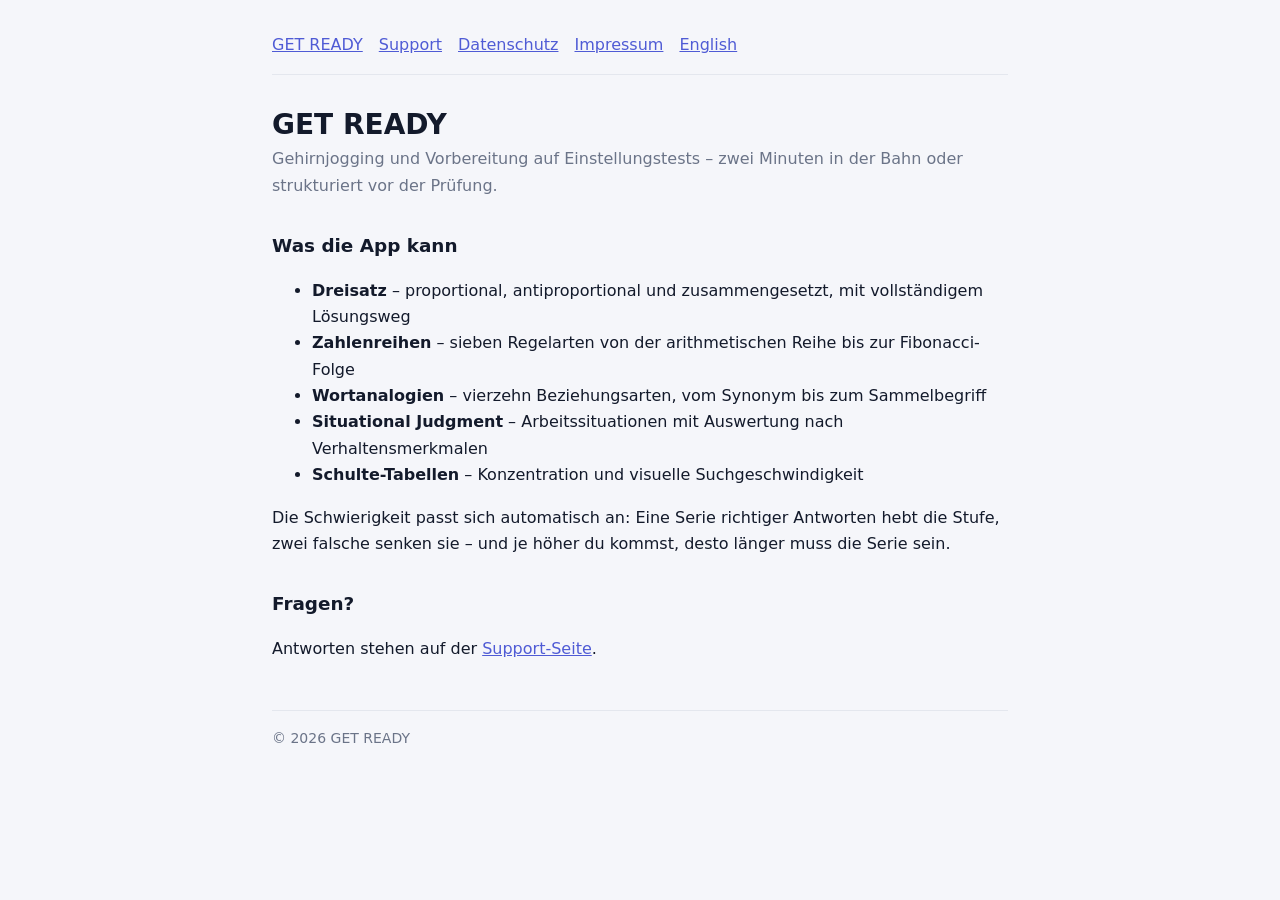
<file: index.html>
<!doctype html>
<html lang="de">
<head>
<meta charset="utf-8">
<meta name="viewport" content="width=device-width, initial-scale=1">
<title>GET READY – Gehirnjogging und Einstellungstest-Training</title>
<link rel="stylesheet" href="./style.css">
</head>
<body><main>
<nav><a href="./index.html">GET READY</a><a href="./support.html">Support</a><a href="./datenschutz.html">Datenschutz</a><a href="./impressum.html">Impressum</a><a href="./en/index.html" lang="en">English</a></nav>
<h1>GET READY</h1>
<p class="lead">Gehirnjogging und Vorbereitung auf Einstellungstests – zwei Minuten in der Bahn oder strukturiert vor der Prüfung.</p>

<h2>Was die App kann</h2>
<ul>
  <li><strong>Dreisatz</strong> – proportional, antiproportional und zusammengesetzt, mit vollständigem Lösungsweg</li>
  <li><strong>Zahlenreihen</strong> – sieben Regelarten von der arithmetischen Reihe bis zur Fibonacci-Folge</li>
  <li><strong>Wortanalogien</strong> – vierzehn Beziehungsarten, vom Synonym bis zum Sammelbegriff</li>
  <li><strong>Situational Judgment</strong> – Arbeitssituationen mit Auswertung nach Verhaltensmerkmalen</li>
  <li><strong>Schulte-Tabellen</strong> – Konzentration und visuelle Suchgeschwindigkeit</li>
</ul>
<p>Die Schwierigkeit passt sich automatisch an: Eine Serie richtiger Antworten hebt die Stufe, zwei falsche senken sie – und je höher du kommst, desto länger muss die Serie sein.</p>

<h2>Fragen?</h2>
<p>Antworten stehen auf der <a href="./support.html">Support-Seite</a>.</p>
<footer>© 2026 GET READY</footer>
</main></body></html>
</file>
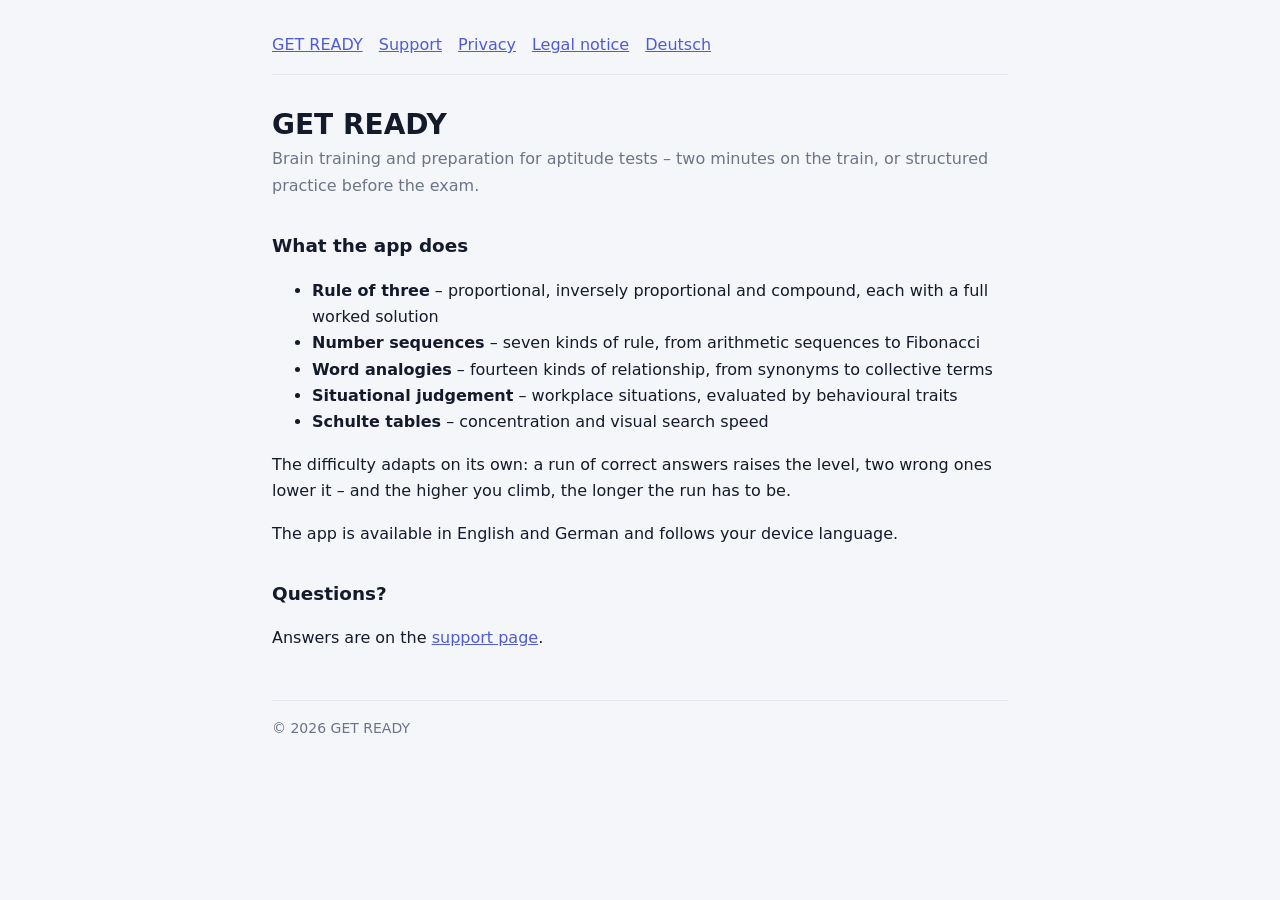
<file: en/index.html>
<!doctype html>
<html lang="en">
<head>
<meta charset="utf-8">
<meta name="viewport" content="width=device-width, initial-scale=1">
<title>GET READY – Brain training and aptitude test practice</title>
<link rel="stylesheet" href="../style.css">
</head>
<body><main>
<nav><a href="./index.html">GET READY</a><a href="./support.html">Support</a><a href="./privacy.html">Privacy</a><a href="./imprint.html">Legal notice</a><a href="../index.html" lang="de">Deutsch</a></nav>
<h1>GET READY</h1>
<p class="lead">Brain training and preparation for aptitude tests – two minutes on the train, or structured practice before the exam.</p>

<h2>What the app does</h2>
<ul>
  <li><strong>Rule of three</strong> – proportional, inversely proportional and compound, each with a full worked solution</li>
  <li><strong>Number sequences</strong> – seven kinds of rule, from arithmetic sequences to Fibonacci</li>
  <li><strong>Word analogies</strong> – fourteen kinds of relationship, from synonyms to collective terms</li>
  <li><strong>Situational judgement</strong> – workplace situations, evaluated by behavioural traits</li>
  <li><strong>Schulte tables</strong> – concentration and visual search speed</li>
</ul>
<p>The difficulty adapts on its own: a run of correct answers raises the level, two wrong ones lower it – and the higher you climb, the longer the run has to be.</p>
<p>The app is available in English and German and follows your device language.</p>

<h2>Questions?</h2>
<p>Answers are on the <a href="./support.html">support page</a>.</p>
<footer>© 2026 GET READY</footer>
</main></body></html>
</file>
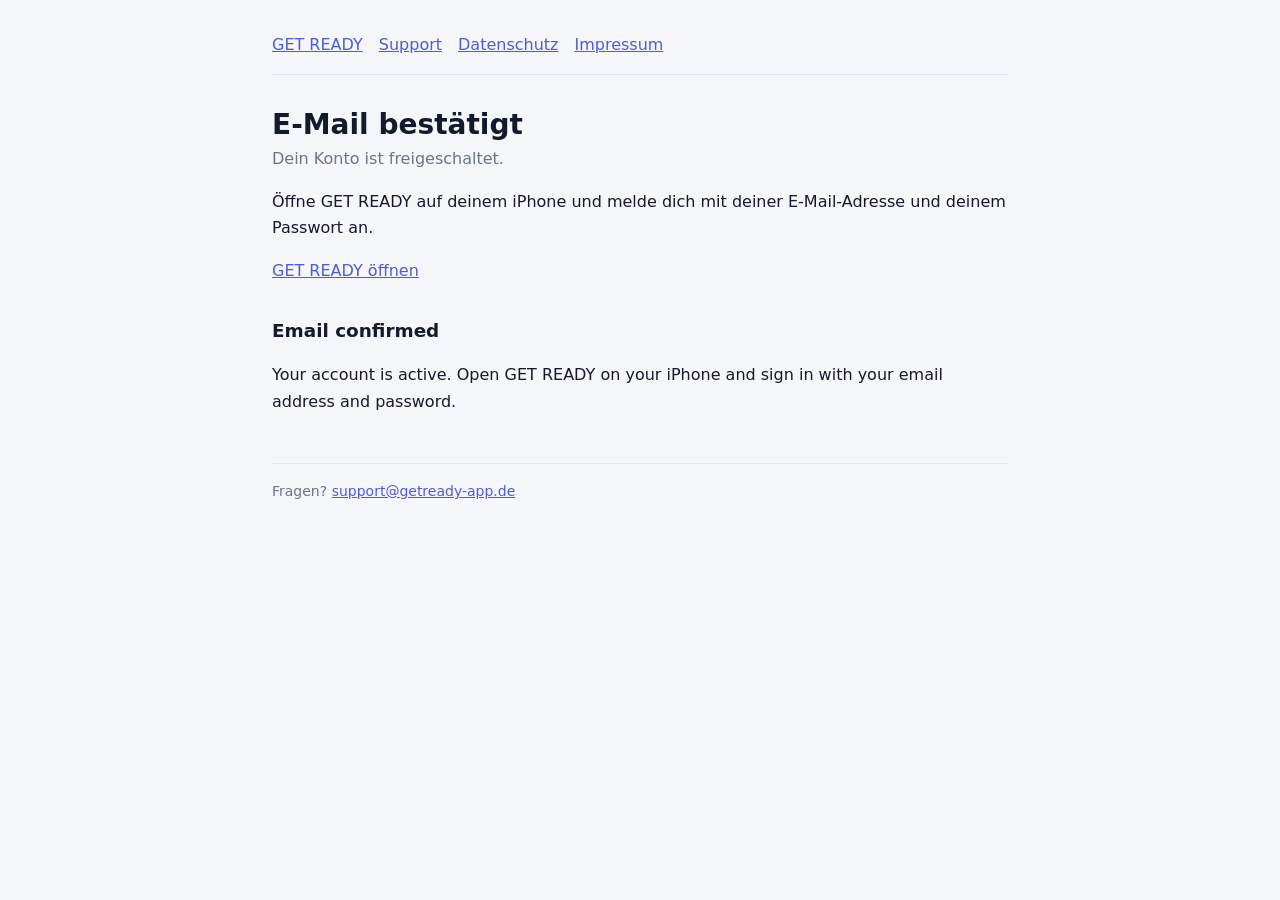
<file: bestaetigt.html>
<!doctype html>
<html lang="de">
<head>
<meta charset="utf-8">
<meta name="viewport" content="width=device-width, initial-scale=1">
<meta name="robots" content="noindex">
<title>E-Mail bestätigt – GET READY</title>
<link rel="stylesheet" href="./style.css">
</head>
<body><main>
<nav><a href="./index.html">GET READY</a><a href="./support.html">Support</a><a href="./datenschutz.html">Datenschutz</a><a href="./impressum.html">Impressum</a></nav>
<!--
  Ziel des Bestätigungslinks aus der Registrierungs-E-Mail (seit 26.10.2026).
  Supabase hat die Adresse schon bestätigt, bevor es hierher weiterleitet –
  diese Seite sagt nur, wie es weitergeht. Der angehängte ?code=… wird nicht
  gebraucht und nicht gelesen. Fehler (abgelaufen, schon benutzt) kommen als
  #error=… im Fragment und werden unten angezeigt.
-->
<h1 id="titel">E-Mail bestätigt</h1>
<p class="lead" id="lead">Dein Konto ist freigeschaltet.</p>

<p id="weiter">Öffne GET READY auf deinem iPhone und melde dich mit deiner E-Mail-Adresse und deinem Passwort an.</p>
<p><a href="getready://">GET READY öffnen</a></p>

<h2 lang="en">Email confirmed</h2>
<p lang="en" id="weiter-en">Your account is active. Open GET READY on your iPhone and sign in with your email address and password.</p>

<footer>Fragen? <a href="mailto:support@getready-app.de">support@getready-app.de</a></footer>
</main>
<script>
  // Supabase meldet Fehler im Fragment, z. B. #error=access_denied&error_code=otp_expired
  var f = new URLSearchParams(location.hash.slice(1))
  if (f.get("error") || f.get("error_code")) {
    var abgelaufen = (f.get("error_code") || "").indexOf("expired") >= 0
    document.getElementById("titel").textContent = "Link nicht mehr gültig"
    document.getElementById("lead").textContent = abgelaufen
      ? "Der Bestätigungslink ist abgelaufen oder wurde schon benutzt."
      : "Der Bestätigungslink konnte nicht verwendet werden."
    document.getElementById("weiter").textContent =
      "Versuch dich in der App einfach anzumelden – ist die Adresse schon bestätigt, klappt es. Sonst lege das Konto noch einmal an, dann kommt eine neue E-Mail."
    document.getElementById("weiter-en").textContent =
      "This confirmation link is no longer valid. Try signing in in the app – if your address is already confirmed, it works. Otherwise create the account again to get a new email."
  }
</script>
</body></html>
</file>
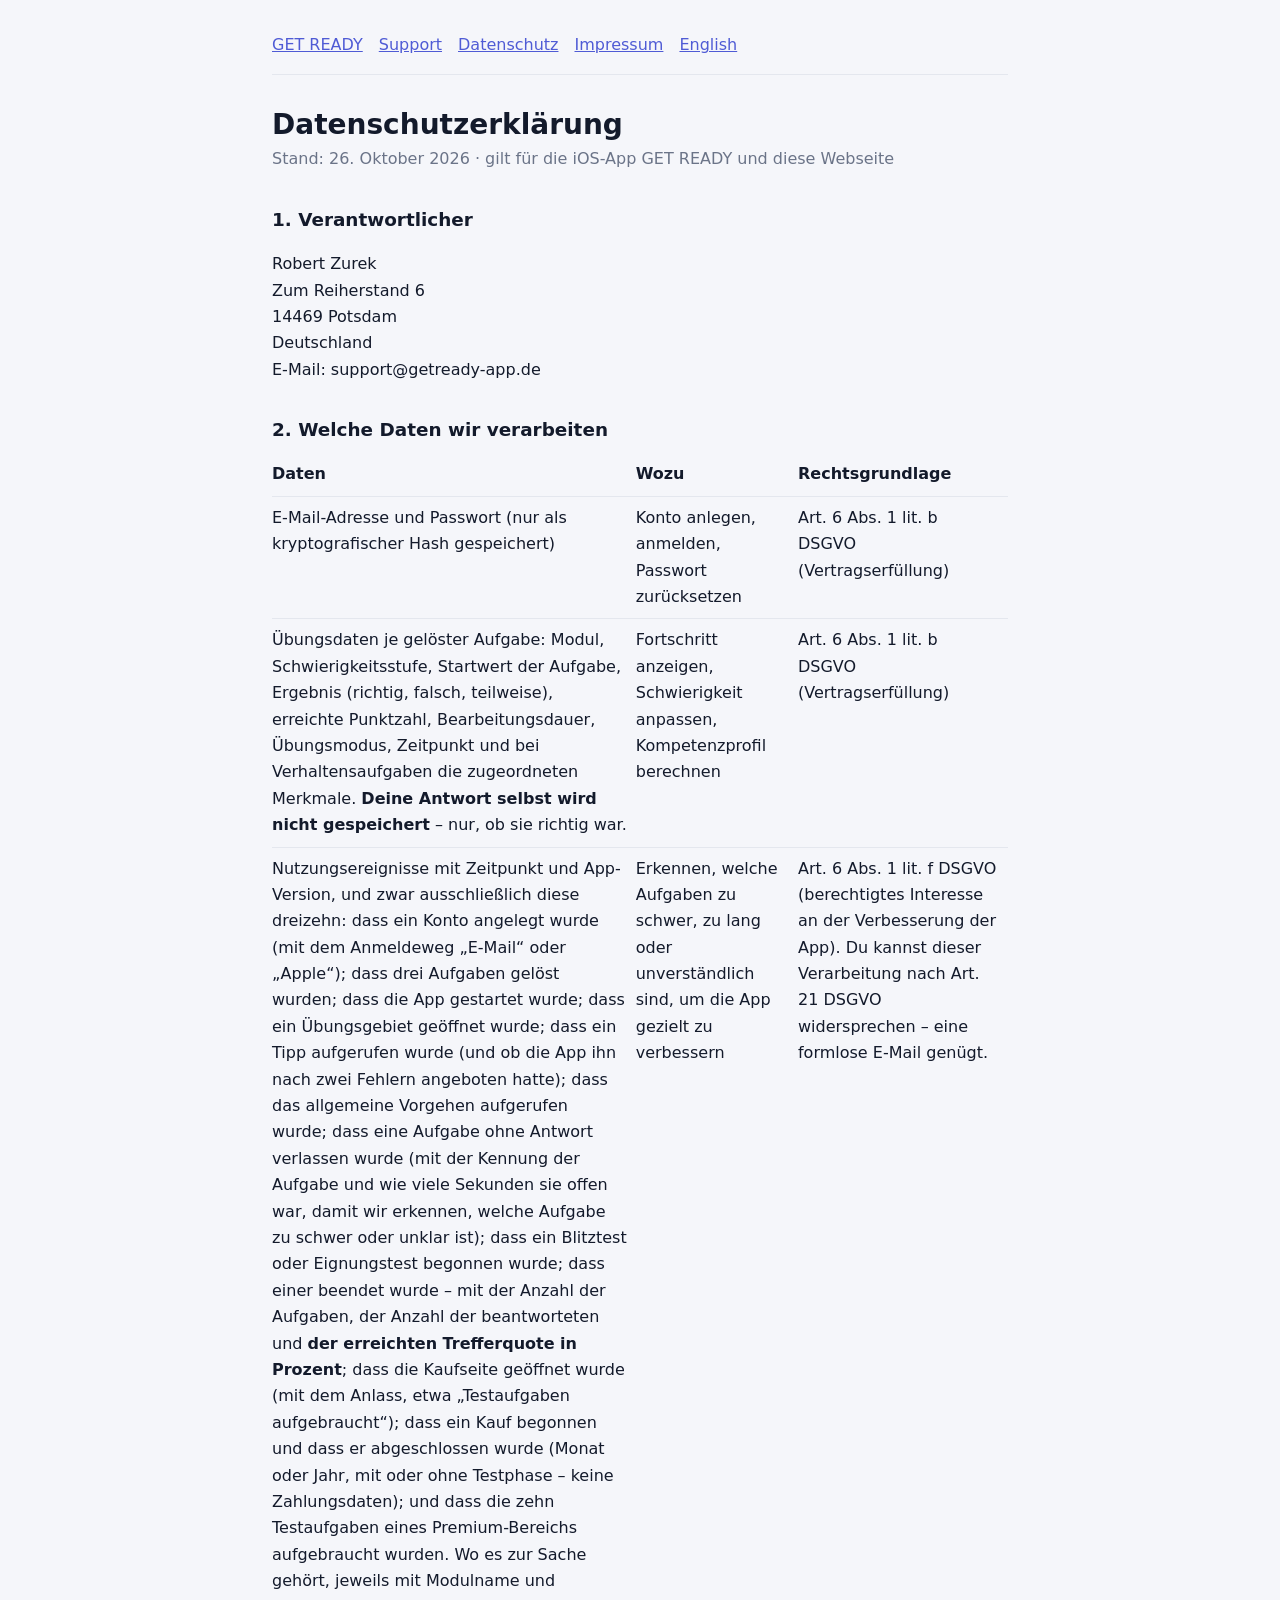
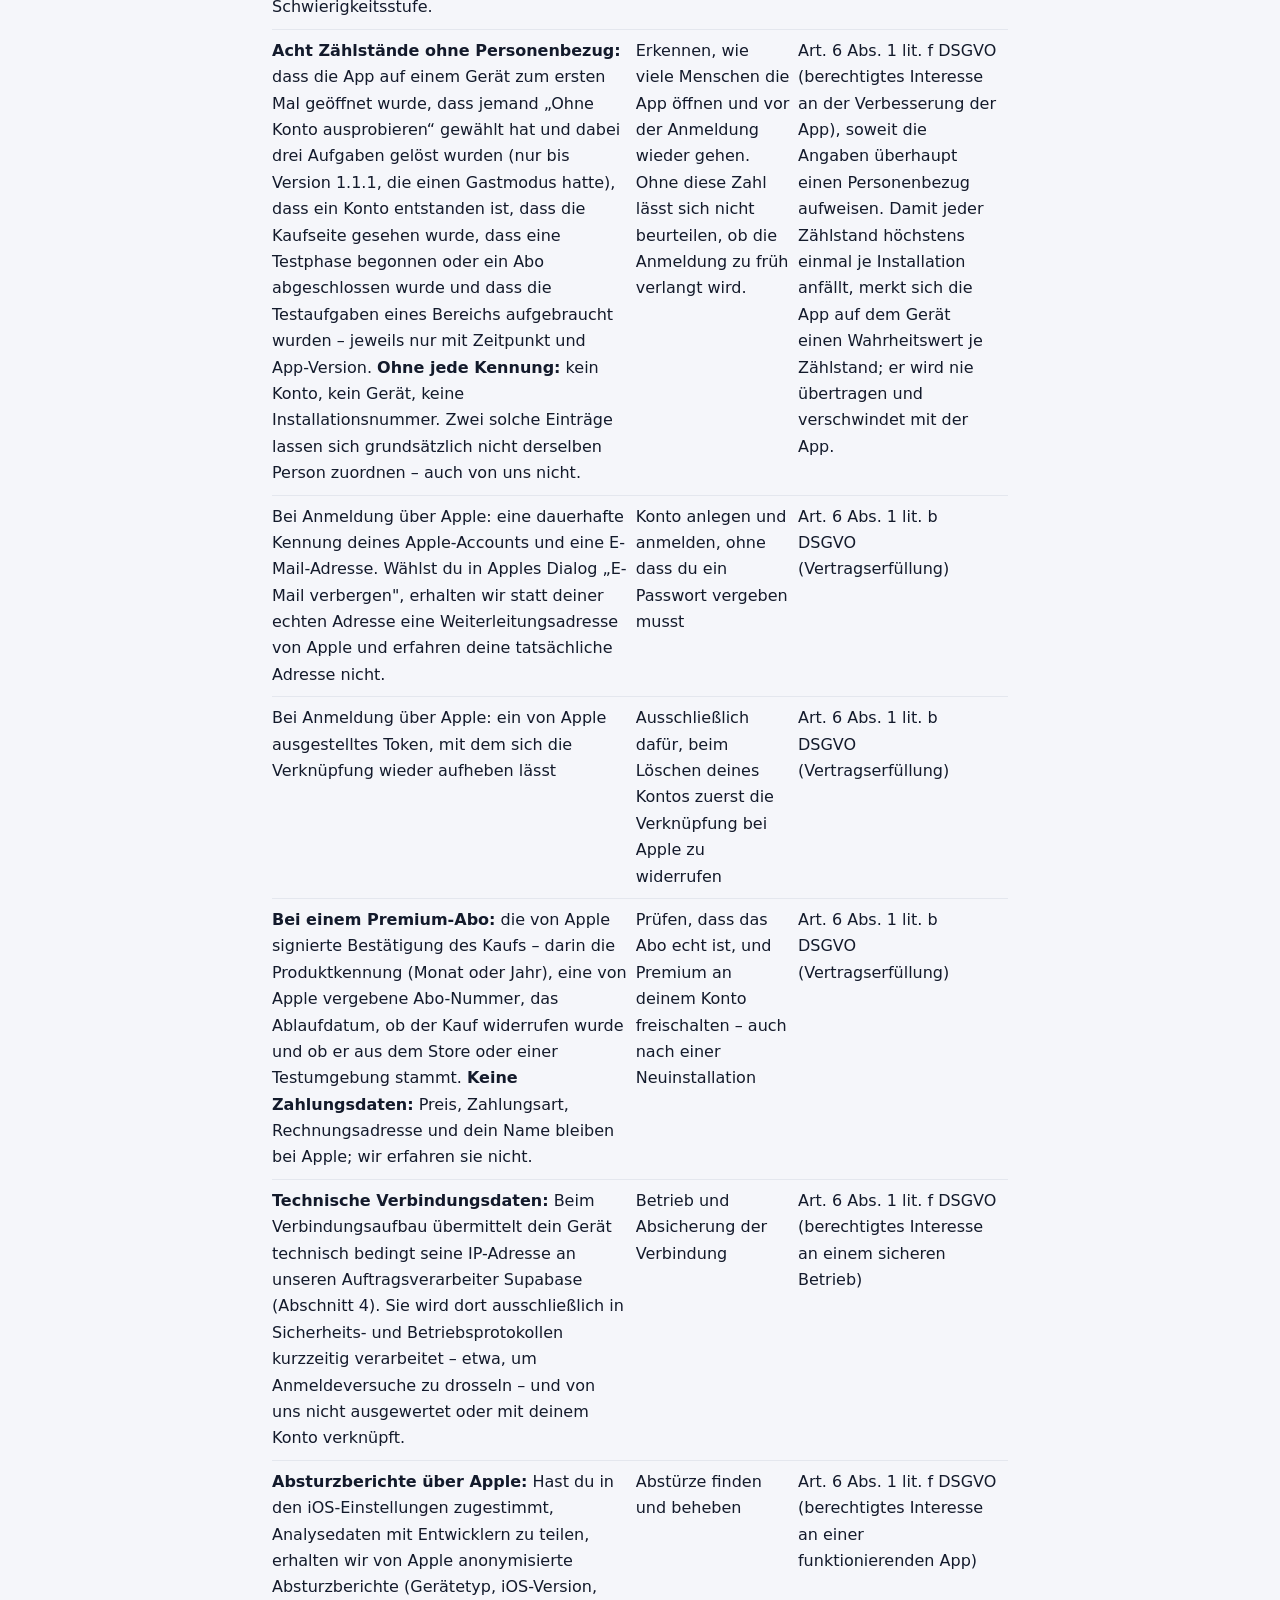
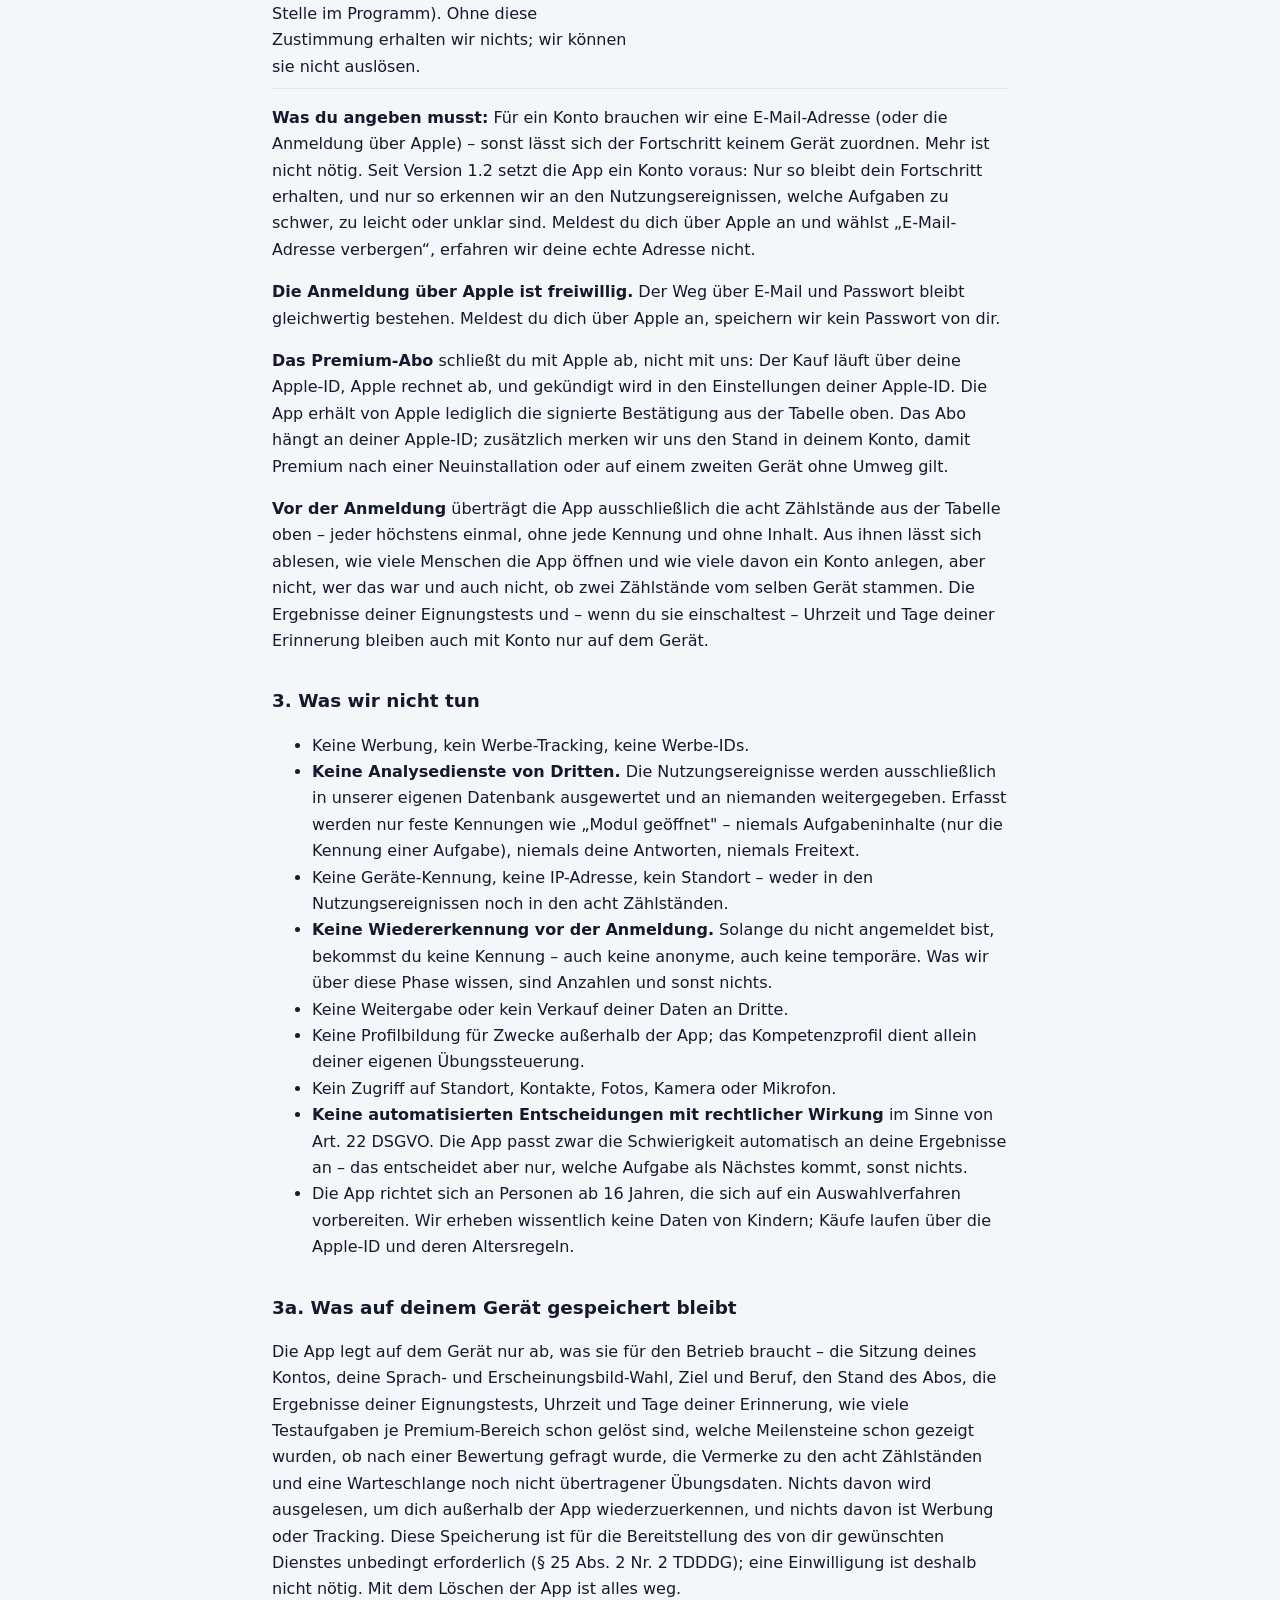
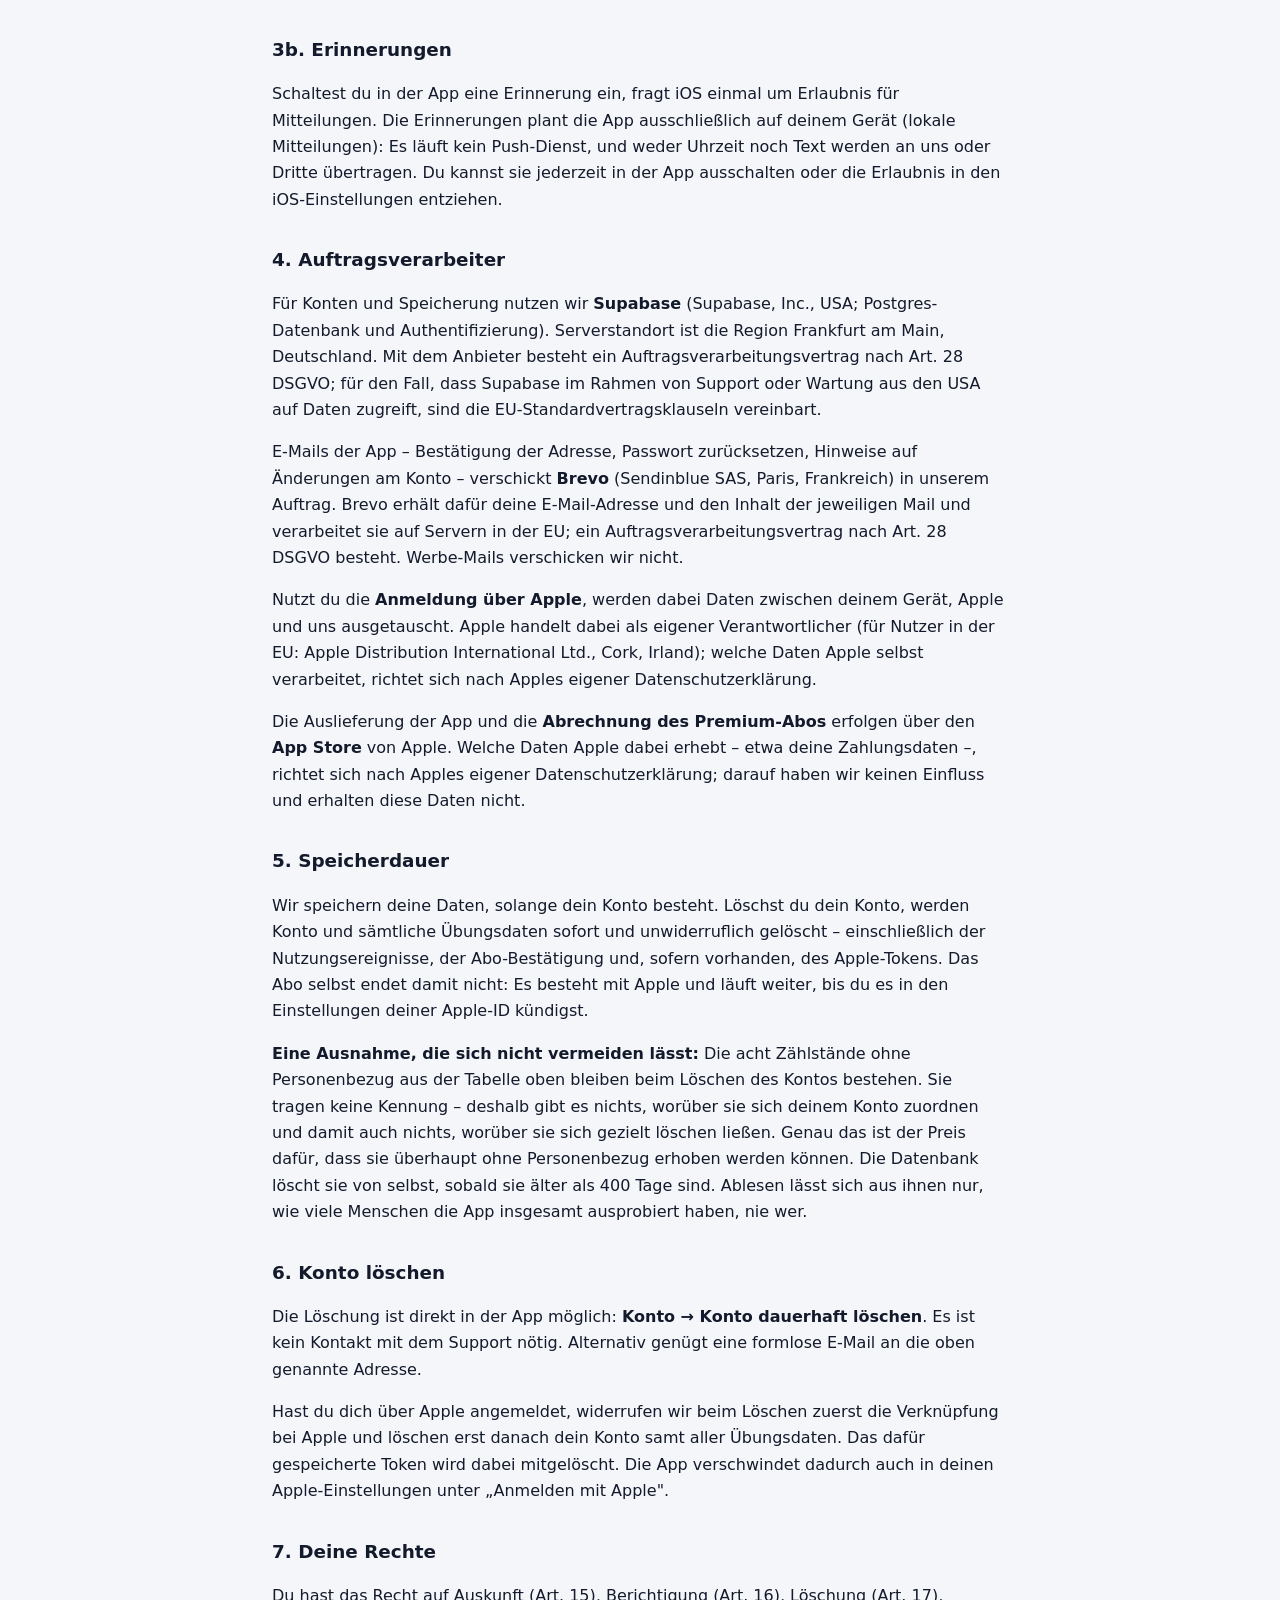
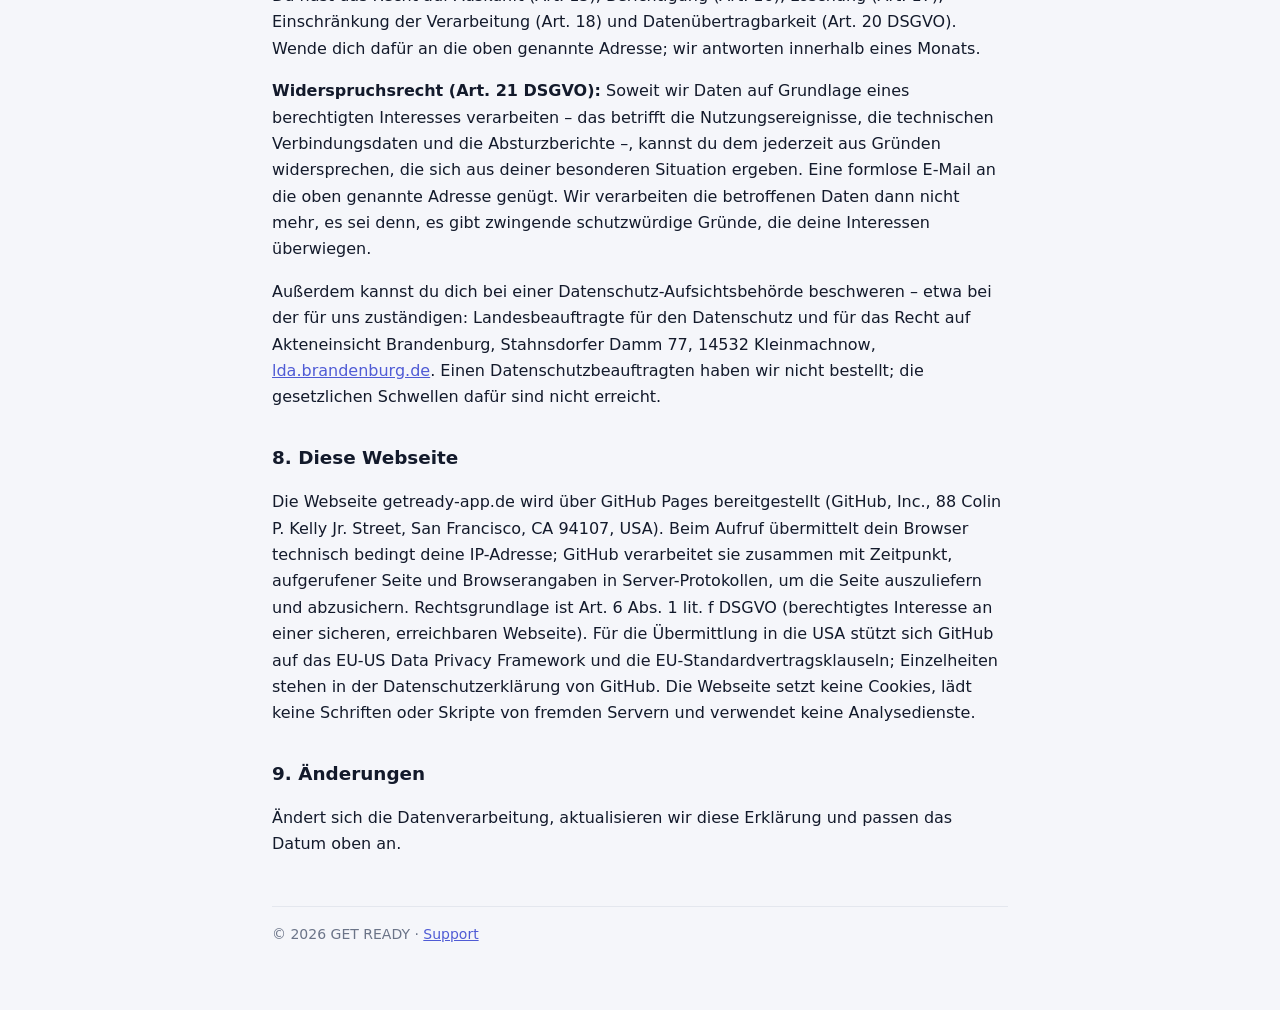
<file: datenschutz.html>
<!doctype html>
<html lang="de">
<head>
<meta charset="utf-8">
<meta name="viewport" content="width=device-width, initial-scale=1">
<title>Datenschutzerklärung – GET READY</title>
<link rel="stylesheet" href="./style.css">
</head>
<body><main>
<nav><a href="./index.html">GET READY</a><a href="./support.html">Support</a><a href="./datenschutz.html">Datenschutz</a><a href="./impressum.html">Impressum</a><a href="./en/privacy.html" lang="en">English</a></nav>
<h1>Datenschutzerklärung</h1>
<p class="lead">Stand: 26. Oktober 2026 · gilt für die iOS-App GET READY und diese Webseite</p>


<h2>1. Verantwortlicher</h2>
<p>Robert Zurek<br>Zum Reiherstand 6<br>14469 Potsdam<br>Deutschland<br>E-Mail: support@getready-app.de</p>

<h2>2. Welche Daten wir verarbeiten</h2>
<table>
<tr><th>Daten</th><th>Wozu</th><th>Rechtsgrundlage</th></tr>
<tr>
  <td>E-Mail-Adresse und Passwort (nur als kryptografischer Hash gespeichert)</td>
  <td>Konto anlegen, anmelden, Passwort zurücksetzen</td>
  <td>Art. 6 Abs. 1 lit. b DSGVO (Vertragserfüllung)</td>
</tr>
<tr>
  <td>Übungsdaten je gelöster Aufgabe: Modul, Schwierigkeitsstufe, Startwert der Aufgabe, Ergebnis (richtig, falsch, teilweise), erreichte Punktzahl, Bearbeitungsdauer, Übungsmodus, Zeitpunkt und bei Verhaltensaufgaben die zugeordneten Merkmale. <strong>Deine Antwort selbst wird nicht gespeichert</strong> – nur, ob sie richtig war.</td>
  <td>Fortschritt anzeigen, Schwierigkeit anpassen, Kompetenzprofil berechnen</td>
  <td>Art. 6 Abs. 1 lit. b DSGVO (Vertragserfüllung)</td>
</tr>
<tr>
  <td>Nutzungsereignisse mit Zeitpunkt und App-Version, und zwar ausschließlich diese dreizehn: dass ein Konto angelegt wurde (mit dem Anmeldeweg „E-Mail“ oder „Apple“); dass drei Aufgaben gelöst wurden; dass die App gestartet wurde; dass ein Übungsgebiet geöffnet wurde; dass ein Tipp aufgerufen wurde (und ob die App ihn nach zwei Fehlern angeboten hatte); dass das allgemeine Vorgehen aufgerufen wurde; dass eine Aufgabe ohne Antwort verlassen wurde (mit der Kennung der Aufgabe und wie viele Sekunden sie offen war, damit wir erkennen, welche Aufgabe zu schwer oder unklar ist); dass ein Blitztest oder Eignungstest begonnen wurde; dass einer beendet wurde – mit der Anzahl der Aufgaben, der Anzahl der beantworteten und <strong>der erreichten Trefferquote in Prozent</strong>; dass die Kaufseite geöffnet wurde (mit dem Anlass, etwa „Testaufgaben aufgebraucht“); dass ein Kauf begonnen und dass er abgeschlossen wurde (Monat oder Jahr, mit oder ohne Testphase – keine Zahlungsdaten); und dass die zehn Testaufgaben eines Premium-Bereichs aufgebraucht wurden. Wo es zur Sache gehört, jeweils mit Modulname und Schwierigkeitsstufe.</td>
  <td>Erkennen, welche Aufgaben zu schwer, zu lang oder unverständlich sind, um die App gezielt zu verbessern</td>
  <td>Art. 6 Abs. 1 lit. f DSGVO (berechtigtes Interesse an der Verbesserung der App). Du kannst dieser Verarbeitung nach Art. 21 DSGVO widersprechen – eine formlose E-Mail genügt.</td>
</tr>
<tr>
  <td><strong>Acht Zählstände ohne Personenbezug:</strong> dass die App auf einem Gerät zum ersten Mal geöffnet wurde, dass jemand „Ohne Konto ausprobieren“ gewählt hat und dabei drei Aufgaben gelöst wurden (nur bis Version 1.1.1, die einen Gastmodus hatte), dass ein Konto entstanden ist, dass die Kaufseite gesehen wurde, dass eine Testphase begonnen oder ein Abo abgeschlossen wurde und dass die Testaufgaben eines Bereichs aufgebraucht wurden – jeweils nur mit Zeitpunkt und App-Version. <strong>Ohne jede Kennung:</strong> kein Konto, kein Gerät, keine Installationsnummer. Zwei solche Einträge lassen sich grundsätzlich nicht derselben Person zuordnen – auch von uns nicht.</td>
  <td>Erkennen, wie viele Menschen die App öffnen und vor der Anmeldung wieder gehen. Ohne diese Zahl lässt sich nicht beurteilen, ob die Anmeldung zu früh verlangt wird.</td>
  <td>Art. 6 Abs. 1 lit. f DSGVO (berechtigtes Interesse an der Verbesserung der App), soweit die Angaben überhaupt einen Personenbezug aufweisen. Damit jeder Zählstand höchstens einmal je Installation anfällt, merkt sich die App auf dem Gerät einen Wahrheitswert je Zählstand; er wird nie übertragen und verschwindet mit der App.</td>
</tr>
<tr>
  <td>Bei Anmeldung über Apple: eine dauerhafte Kennung deines Apple-Accounts und eine E-Mail-Adresse. Wählst du in Apples Dialog „E-Mail verbergen", erhalten wir statt deiner echten Adresse eine Weiterleitungsadresse von Apple und erfahren deine tatsächliche Adresse nicht.</td>
  <td>Konto anlegen und anmelden, ohne dass du ein Passwort vergeben musst</td>
  <td>Art. 6 Abs. 1 lit. b DSGVO (Vertragserfüllung)</td>
</tr>
<tr>
  <td>Bei Anmeldung über Apple: ein von Apple ausgestelltes Token, mit dem sich die Verknüpfung wieder aufheben lässt</td>
  <td>Ausschließlich dafür, beim Löschen deines Kontos zuerst die Verknüpfung bei Apple zu widerrufen</td>
  <td>Art. 6 Abs. 1 lit. b DSGVO (Vertragserfüllung)</td>
</tr>
<tr>
  <td><strong>Bei einem Premium-Abo:</strong> die von Apple signierte Bestätigung des Kaufs – darin die Produktkennung (Monat oder Jahr), eine von Apple vergebene Abo-Nummer, das Ablaufdatum, ob der Kauf widerrufen wurde und ob er aus dem Store oder einer Testumgebung stammt. <strong>Keine Zahlungsdaten:</strong> Preis, Zahlungsart, Rechnungsadresse und dein Name bleiben bei Apple; wir erfahren sie nicht.</td>
  <td>Prüfen, dass das Abo echt ist, und Premium an deinem Konto freischalten – auch nach einer Neuinstallation</td>
  <td>Art. 6 Abs. 1 lit. b DSGVO (Vertragserfüllung)</td>
</tr>
<tr>
  <td><strong>Technische Verbindungsdaten:</strong> Beim Verbindungsaufbau übermittelt dein Gerät technisch bedingt seine IP-Adresse an unseren Auftragsverarbeiter Supabase (Abschnitt 4). Sie wird dort ausschließlich in Sicherheits- und Betriebsprotokollen kurzzeitig verarbeitet – etwa, um Anmeldeversuche zu drosseln – und von uns nicht ausgewertet oder mit deinem Konto verknüpft.</td>
  <td>Betrieb und Absicherung der Verbindung</td>
  <td>Art. 6 Abs. 1 lit. f DSGVO (berechtigtes Interesse an einem sicheren Betrieb)</td>
</tr>
<tr>
  <td><strong>Absturzberichte über Apple:</strong> Hast du in den iOS-Einstellungen zugestimmt, Analysedaten mit Entwicklern zu teilen, erhalten wir von Apple anonymisierte Absturzberichte (Gerätetyp, iOS-Version, Stelle im Programm). Ohne diese Zustimmung erhalten wir nichts; wir können sie nicht auslösen.</td>
  <td>Abstürze finden und beheben</td>
  <td>Art. 6 Abs. 1 lit. f DSGVO (berechtigtes Interesse an einer funktionierenden App)</td>
</tr>
</table>

<p><strong>Was du angeben musst:</strong> Für ein Konto brauchen wir eine E-Mail-Adresse (oder die Anmeldung über Apple) – sonst lässt sich der Fortschritt keinem Gerät zuordnen. Mehr ist nicht nötig. Seit Version 1.2 setzt die App ein Konto voraus: Nur so bleibt dein Fortschritt erhalten, und nur so erkennen wir an den Nutzungsereignissen, welche Aufgaben zu schwer, zu leicht oder unklar sind. Meldest du dich über Apple an und wählst „E-Mail-Adresse verbergen“, erfahren wir deine echte Adresse nicht.</p>

<p><strong>Die Anmeldung über Apple ist freiwillig.</strong> Der Weg über E-Mail und Passwort bleibt gleichwertig bestehen. Meldest du dich über Apple an, speichern wir kein Passwort von dir.</p>

<p><strong>Das Premium-Abo</strong> schließt du mit Apple ab, nicht mit uns: Der Kauf läuft über deine Apple-ID, Apple rechnet ab, und gekündigt wird in den Einstellungen deiner Apple-ID. Die App erhält von Apple lediglich die signierte Bestätigung aus der Tabelle oben. Das Abo hängt an deiner Apple-ID; zusätzlich merken wir uns den Stand in deinem Konto, damit Premium nach einer Neuinstallation oder auf einem zweiten Gerät ohne Umweg gilt.</p>

<p><strong>Vor der Anmeldung</strong> überträgt die App ausschließlich die acht Zählstände aus der Tabelle oben – jeder höchstens einmal, ohne jede Kennung und ohne Inhalt. Aus ihnen lässt sich ablesen, wie viele Menschen die App öffnen und wie viele davon ein Konto anlegen, aber nicht, wer das war und auch nicht, ob zwei Zählstände vom selben Gerät stammen. Die Ergebnisse deiner Eignungstests und – wenn du sie einschaltest – Uhrzeit und Tage deiner Erinnerung bleiben auch mit Konto nur auf dem Gerät.</p>

<h2>3. Was wir nicht tun</h2>
<ul>
  <li>Keine Werbung, kein Werbe-Tracking, keine Werbe-IDs.</li>
  <li><strong>Keine Analysedienste von Dritten.</strong> Die Nutzungsereignisse werden ausschließlich in unserer eigenen Datenbank ausgewertet und an niemanden weitergegeben. Erfasst werden nur feste Kennungen wie „Modul geöffnet" – niemals Aufgabeninhalte (nur die Kennung einer Aufgabe), niemals deine Antworten, niemals Freitext.</li>
  <li>Keine Geräte-Kennung, keine IP-Adresse, kein Standort – weder in den Nutzungsereignissen noch in den acht Zählständen.</li>
  <li><strong>Keine Wiedererkennung vor der Anmeldung.</strong> Solange du nicht angemeldet bist, bekommst du keine Kennung – auch keine anonyme, auch keine temporäre. Was wir über diese Phase wissen, sind Anzahlen und sonst nichts.</li>
  <li>Keine Weitergabe oder kein Verkauf deiner Daten an Dritte.</li>
  <li>Keine Profilbildung für Zwecke außerhalb der App; das Kompetenzprofil dient allein deiner eigenen Übungssteuerung.</li>
  <li>Kein Zugriff auf Standort, Kontakte, Fotos, Kamera oder Mikrofon.</li>
  <li><strong>Keine automatisierten Entscheidungen mit rechtlicher Wirkung</strong> im Sinne von Art. 22 DSGVO. Die App passt zwar die Schwierigkeit automatisch an deine Ergebnisse an – das entscheidet aber nur, welche Aufgabe als Nächstes kommt, sonst nichts.</li>
  <li>Die App richtet sich an Personen ab 16 Jahren, die sich auf ein Auswahlverfahren vorbereiten. Wir erheben wissentlich keine Daten von Kindern; Käufe laufen über die Apple-ID und deren Altersregeln.</li>
</ul>

<h2>3a. Was auf deinem Gerät gespeichert bleibt</h2>
<p>Die App legt auf dem Gerät nur ab, was sie für den Betrieb braucht – die Sitzung deines Kontos, deine Sprach- und Erscheinungsbild-Wahl, Ziel und Beruf, den Stand des Abos, die Ergebnisse deiner Eignungstests, Uhrzeit und Tage deiner Erinnerung, wie viele Testaufgaben je Premium-Bereich schon gelöst sind, welche Meilensteine schon gezeigt wurden, ob nach einer Bewertung gefragt wurde, die Vermerke zu den acht Zählständen und eine Warteschlange noch nicht übertragener Übungsdaten. Nichts davon wird ausgelesen, um dich außerhalb der App wiederzuerkennen, und nichts davon ist Werbung oder Tracking. Diese Speicherung ist für die Bereitstellung des von dir gewünschten Dienstes unbedingt erforderlich (§ 25 Abs. 2 Nr. 2 TDDDG); eine Einwilligung ist deshalb nicht nötig. Mit dem Löschen der App ist alles weg.</p>

<h2>3b. Erinnerungen</h2>
<p>Schaltest du in der App eine Erinnerung ein, fragt iOS einmal um Erlaubnis für Mitteilungen. Die Erinnerungen plant die App ausschließlich auf deinem Gerät (lokale Mitteilungen): Es läuft kein Push-Dienst, und weder Uhrzeit noch Text werden an uns oder Dritte übertragen. Du kannst sie jederzeit in der App ausschalten oder die Erlaubnis in den iOS-Einstellungen entziehen.</p>

<h2>4. Auftragsverarbeiter</h2>
<p>Für Konten und Speicherung nutzen wir <strong>Supabase</strong> (Supabase, Inc., USA; Postgres-Datenbank und Authentifizierung). Serverstandort ist die Region Frankfurt am Main, Deutschland. Mit dem Anbieter besteht ein Auftragsverarbeitungsvertrag nach Art. 28 DSGVO; für den Fall, dass Supabase im Rahmen von Support oder Wartung aus den USA auf Daten zugreift, sind die EU-Standardvertragsklauseln vereinbart.</p>
<p>E-Mails der App – Bestätigung der Adresse, Passwort zurücksetzen, Hinweise auf Änderungen am Konto – verschickt <strong>Brevo</strong> (Sendinblue SAS, Paris, Frankreich) in unserem Auftrag. Brevo erhält dafür deine E-Mail-Adresse und den Inhalt der jeweiligen Mail und verarbeitet sie auf Servern in der EU; ein Auftragsverarbeitungsvertrag nach Art. 28 DSGVO besteht. Werbe-Mails verschicken wir nicht.</p>
<p>Nutzt du die <strong>Anmeldung über Apple</strong>, werden dabei Daten zwischen deinem Gerät, Apple und uns ausgetauscht. Apple handelt dabei als eigener Verantwortlicher (für Nutzer in der EU: Apple Distribution International Ltd., Cork, Irland); welche Daten Apple selbst verarbeitet, richtet sich nach Apples eigener Datenschutzerklärung.</p>
<p>Die Auslieferung der App und die <strong>Abrechnung des Premium-Abos</strong> erfolgen über den <strong>App Store</strong> von Apple. Welche Daten Apple dabei erhebt – etwa deine Zahlungsdaten –, richtet sich nach Apples eigener Datenschutzerklärung; darauf haben wir keinen Einfluss und erhalten diese Daten nicht.</p>

<h2>5. Speicherdauer</h2>
<p>Wir speichern deine Daten, solange dein Konto besteht. Löschst du dein Konto, werden Konto und sämtliche Übungsdaten sofort und unwiderruflich gelöscht – einschließlich der Nutzungsereignisse, der Abo-Bestätigung und, sofern vorhanden, des Apple-Tokens. Das Abo selbst endet damit nicht: Es besteht mit Apple und läuft weiter, bis du es in den Einstellungen deiner Apple-ID kündigst.</p>

<p><strong>Eine Ausnahme, die sich nicht vermeiden lässt:</strong> Die acht Zählstände ohne Personenbezug aus der Tabelle oben bleiben beim Löschen des Kontos bestehen. Sie tragen keine Kennung – deshalb gibt es nichts, worüber sie sich deinem Konto zuordnen und damit auch nichts, worüber sie sich gezielt löschen ließen. Genau das ist der Preis dafür, dass sie überhaupt ohne Personenbezug erhoben werden können. Die Datenbank löscht sie von selbst, sobald sie älter als 400 Tage sind. Ablesen lässt sich aus ihnen nur, wie viele Menschen die App insgesamt ausprobiert haben, nie wer.</p>

<h2>6. Konto löschen</h2>
<p>Die Löschung ist direkt in der App möglich: <strong>Konto → Konto dauerhaft löschen</strong>. Es ist kein Kontakt mit dem Support nötig. Alternativ genügt eine formlose E-Mail an die oben genannte Adresse.</p>
<p>Hast du dich über Apple angemeldet, widerrufen wir beim Löschen zuerst die Verknüpfung bei Apple und löschen erst danach dein Konto samt aller Übungsdaten. Das dafür gespeicherte Token wird dabei mitgelöscht. Die App verschwindet dadurch auch in deinen Apple-Einstellungen unter „Anmelden mit Apple".</p>

<h2>7. Deine Rechte</h2>
<p>Du hast das Recht auf Auskunft (Art. 15), Berichtigung (Art. 16), Löschung (Art. 17), Einschränkung der Verarbeitung (Art. 18) und Datenübertragbarkeit (Art. 20 DSGVO). Wende dich dafür an die oben genannte Adresse; wir antworten innerhalb eines Monats.</p>

<p><strong>Widerspruchsrecht (Art. 21 DSGVO):</strong> Soweit wir Daten auf Grundlage eines berechtigten Interesses verarbeiten – das betrifft die Nutzungsereignisse, die technischen Verbindungsdaten und die Absturzberichte –, kannst du dem jederzeit aus Gründen widersprechen, die sich aus deiner besonderen Situation ergeben. Eine formlose E-Mail an die oben genannte Adresse genügt. Wir verarbeiten die betroffenen Daten dann nicht mehr, es sei denn, es gibt zwingende schutzwürdige Gründe, die deine Interessen überwiegen.</p>

<p>Außerdem kannst du dich bei einer Datenschutz-Aufsichtsbehörde beschweren – etwa bei der für uns zuständigen: Landesbeauftragte für den Datenschutz und für das Recht auf Akteneinsicht Brandenburg, Stahnsdorfer Damm 77, 14532 Kleinmachnow, <a href="https://www.lda.brandenburg.de" target="_blank" rel="noopener noreferrer">lda.brandenburg.de</a>. Einen Datenschutzbeauftragten haben wir nicht bestellt; die gesetzlichen Schwellen dafür sind nicht erreicht.</p>

<h2>8. Diese Webseite</h2>
<p>Die Webseite getready-app.de wird über GitHub Pages bereitgestellt (GitHub, Inc., 88 Colin P. Kelly Jr. Street, San Francisco, CA 94107, USA). Beim Aufruf übermittelt dein Browser technisch bedingt deine IP-Adresse; GitHub verarbeitet sie zusammen mit Zeitpunkt, aufgerufener Seite und Browserangaben in Server-Protokollen, um die Seite auszuliefern und abzusichern. Rechtsgrundlage ist Art. 6 Abs. 1 lit. f DSGVO (berechtigtes Interesse an einer sicheren, erreichbaren Webseite). Für die Übermittlung in die USA stützt sich GitHub auf das EU-US Data Privacy Framework und die EU-Standardvertragsklauseln; Einzelheiten stehen in der Datenschutzerklärung von GitHub. Die Webseite setzt keine Cookies, lädt keine Schriften oder Skripte von fremden Servern und verwendet keine Analysedienste.</p>

<h2>9. Änderungen</h2>
<p>Ändert sich die Datenverarbeitung, aktualisieren wir diese Erklärung und passen das Datum oben an.</p>

<footer>© 2026 GET READY · <a href="./support.html">Support</a></footer>
</main></body></html>
</file>
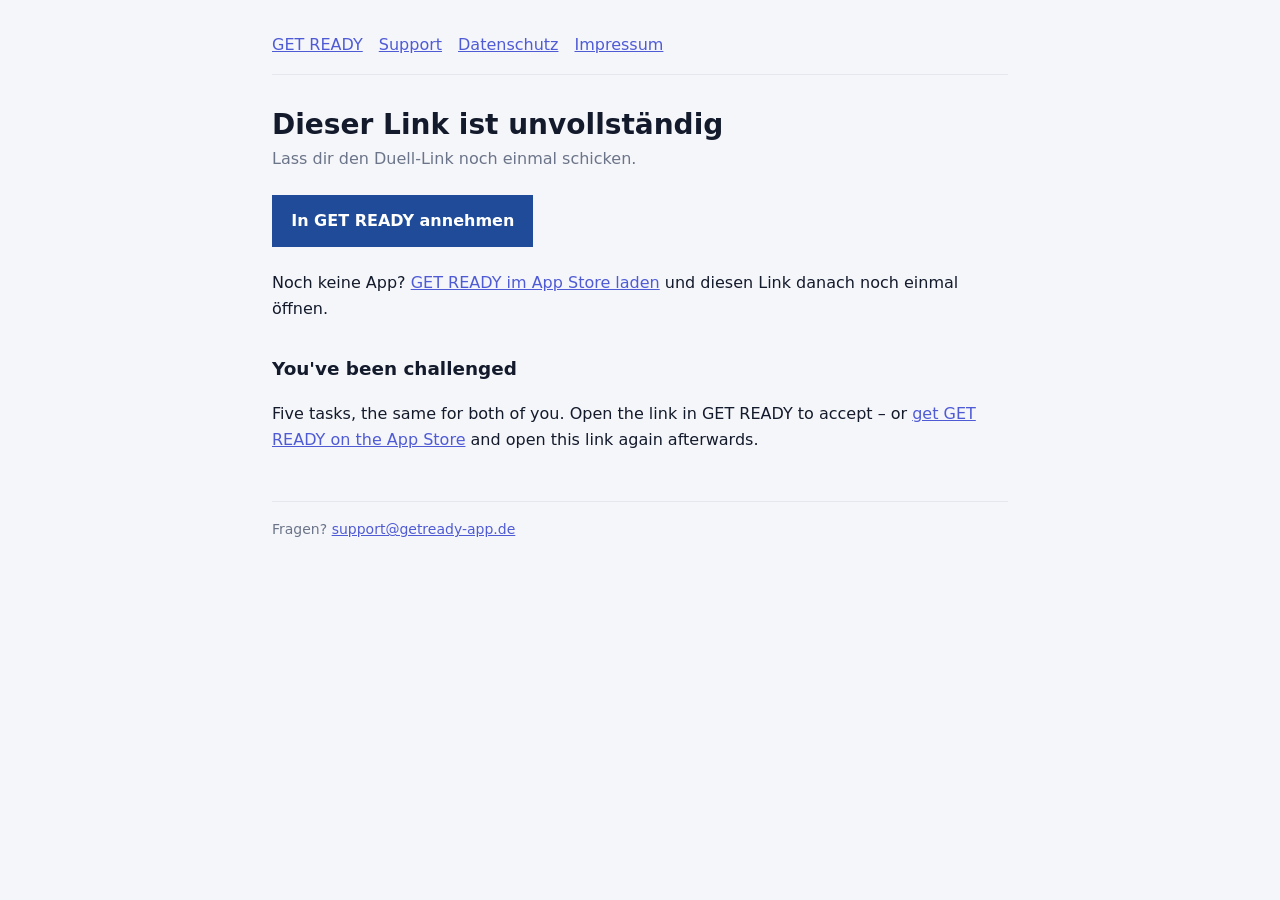
<file: duell.html>
<!doctype html>
<html lang="de">
<head>
<meta charset="utf-8">
<meta name="viewport" content="width=device-width, initial-scale=1">
<meta name="robots" content="noindex">
<title>Duell – GET READY</title>
<link rel="stylesheet" href="./style.css">
<style>
  .kaestchen { font-size: 1.8rem; letter-spacing: .2em; margin: .4rem 0; }
  .knopf { display: inline-block; padding: .8rem 1.2rem; background: #1f4b99; color: #fff; text-decoration: none; font-weight: 600; margin: .4rem 0; }
</style>
</head>
<body><main>
<nav><a href="./index.html">GET READY</a><a href="./support.html">Support</a><a href="./datenschutz.html">Datenschutz</a><a href="./impressum.html">Impressum</a></nav>
<!--
  Ziel der Duell-Links aus der App (seit 11.11.2026). Die Seite liest nur,
  was im Link steht – Code der Aufgaben, Ergebnis als 0/1-Folge, Sekunden –,
  und reicht es an die App weiter (getready://duell?…). Nichts wird
  gespeichert oder an einen Server geschickt.
-->
<h1 id="titel">Du wurdest herausgefordert</h1>
<p class="lead" id="lead">Fünf Aufgaben, für beide dieselben. Wer schafft mehr – und schneller?</p>
<p class="kaestchen" id="kaestchen" hidden></p>
<p id="ergebnis" hidden></p>

<p><a class="knopf" id="annehmen" href="getready://duell">In GET READY annehmen</a></p>
<p>Noch keine App? <a href="https://apps.apple.com/de/app/get-ready-gehirnjogging/id6809565560">GET READY im App Store laden</a> und diesen Link danach noch einmal öffnen.</p>

<h2 lang="en">You've been challenged</h2>
<p lang="en">Five tasks, the same for both of you. Open the link in GET READY to accept – or <a href="https://apps.apple.com/app/id6809565560">get GET READY on the App Store</a> and open this link again afterwards.</p>

<footer>Fragen? <a href="mailto:support@getready-app.de">support@getready-app.de</a></footer>
</main>
<script>
  var p = new URLSearchParams(location.search)
  var code = p.get("c") || ""
  if (/^[a-z0-9]{6}$/.test(code)) {
    var teile = ["c=" + code]
    var r = p.get("r") || "", s = Number(p.get("s"))
    if (/^[01]{5}$/.test(r) && Number.isInteger(s) && s >= 0 && s <= 3600) {
      teile.push("r=" + r, "s=" + s)
      var k = document.getElementById("kaestchen")
      k.textContent = r.split("").map(function (z) { return z === "1" ? "🟧" : "⬛" }).join("")
      k.hidden = false
      var e = document.getElementById("ergebnis")
      var richtig = r.split("").filter(function (z) { return z === "1" }).length
      e.textContent = "Vorgelegt: " + richtig + " von 5 in " + Math.floor(s / 60) + ":" + String(s % 60).padStart(2, "0") + "."
      e.hidden = false
    }
    document.getElementById("annehmen").href = "getready://duell?" + teile.join("&")
  } else {
    document.getElementById("titel").textContent = "Dieser Link ist unvollständig"
    document.getElementById("lead").textContent = "Lass dir den Duell-Link noch einmal schicken."
    document.getElementById("annehmen").hidden = true
  }
</script>
</body></html>
</file>
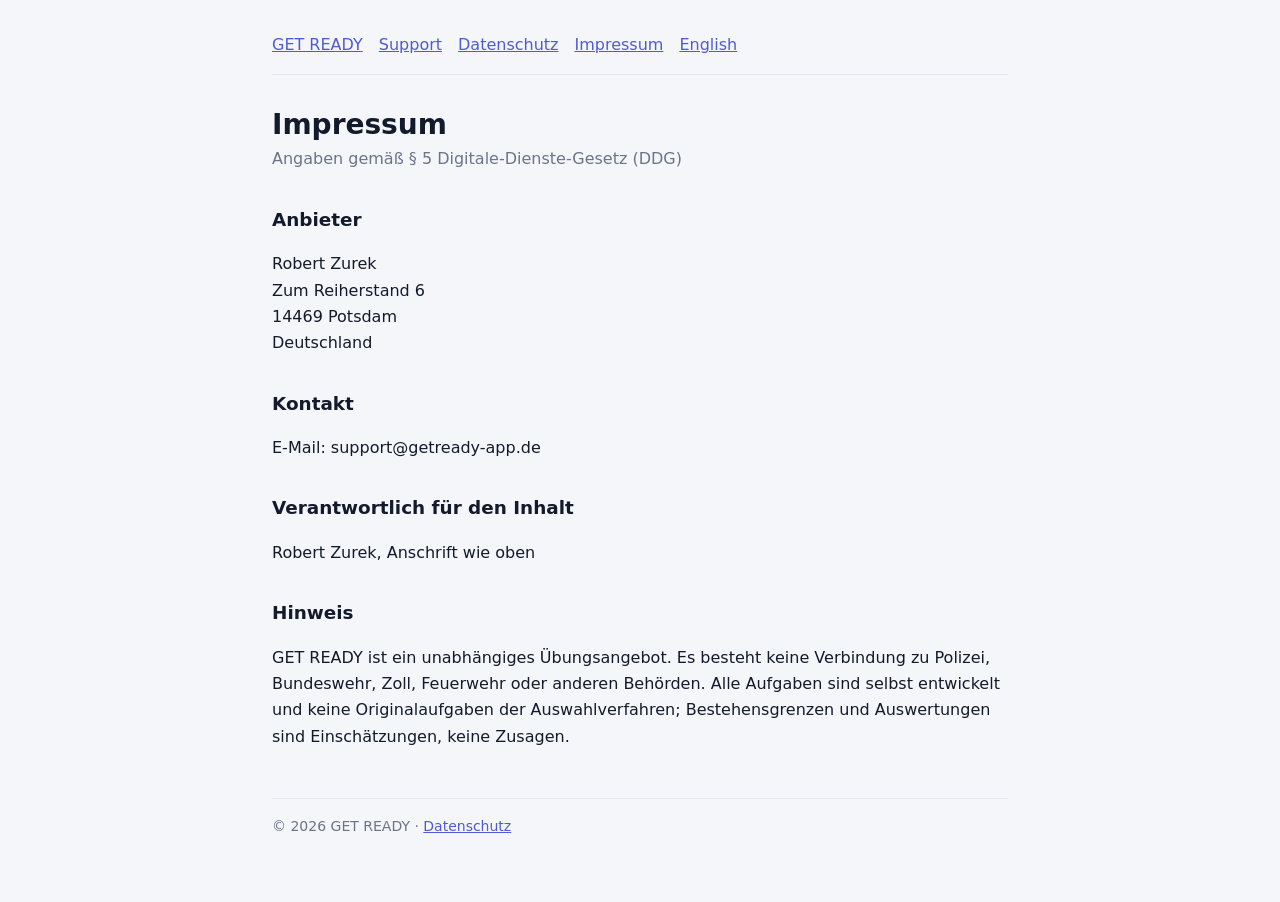
<file: impressum.html>
<!doctype html>
<html lang="de">
<head>
<meta charset="utf-8">
<meta name="viewport" content="width=device-width, initial-scale=1">
<title>Impressum – GET READY</title>
<link rel="stylesheet" href="./style.css">
</head>
<body><main>
<nav><a href="./index.html">GET READY</a><a href="./support.html">Support</a><a href="./datenschutz.html">Datenschutz</a><a href="./impressum.html">Impressum</a><a href="./en/imprint.html" lang="en">English</a></nav>
<h1>Impressum</h1>
<p class="lead">Angaben gemäß § 5 Digitale-Dienste-Gesetz (DDG)</p>


<h2>Anbieter</h2>
<p>Robert Zurek<br>Zum Reiherstand 6<br>14469 Potsdam<br>Deutschland</p>

<h2>Kontakt</h2>
<p>E-Mail: support@getready-app.de</p>

<h2>Verantwortlich für den Inhalt</h2>
<p>Robert Zurek, Anschrift wie oben</p>

<h2>Hinweis</h2>
<p>GET READY ist ein unabhängiges Übungsangebot. Es besteht keine Verbindung zu Polizei, Bundeswehr, Zoll, Feuerwehr oder anderen Behörden. Alle Aufgaben sind selbst entwickelt und keine Originalaufgaben der Auswahlverfahren; Bestehensgrenzen und Auswertungen sind Einschätzungen, keine Zusagen.</p>
<footer>© 2026 GET READY · <a href="./datenschutz.html">Datenschutz</a></footer>
</main></body></html>
</file>
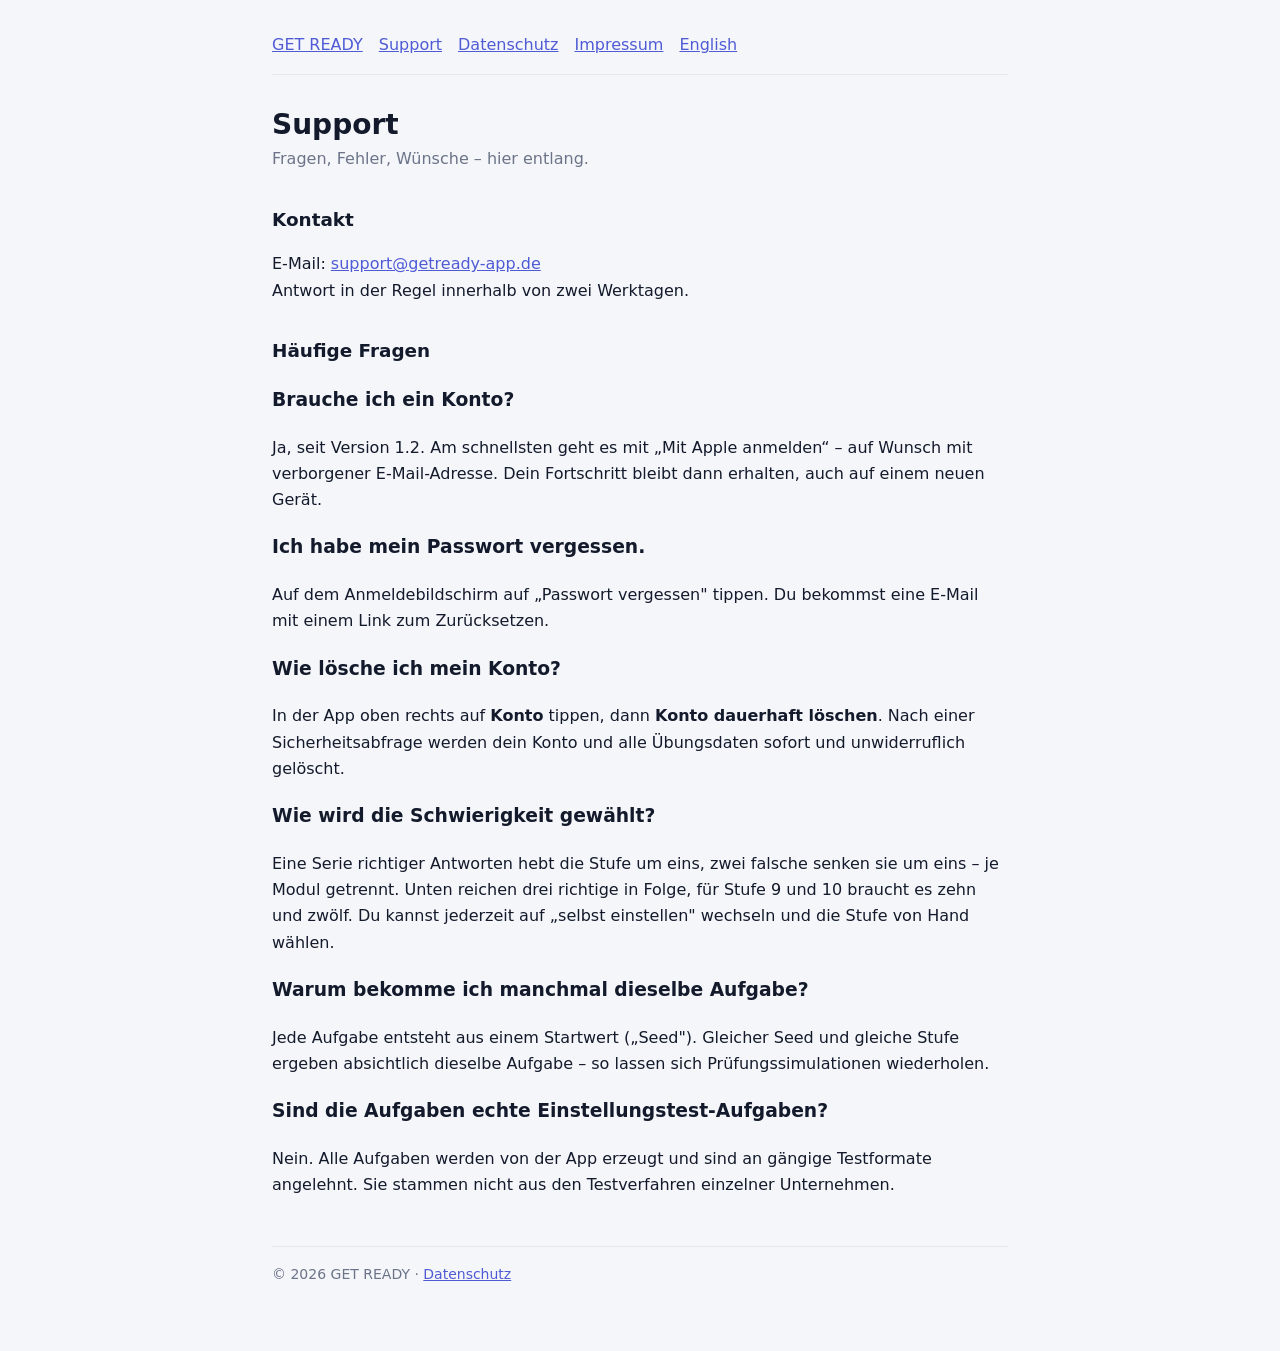
<file: support.html>
<!doctype html>
<html lang="de">
<head>
<meta charset="utf-8">
<meta name="viewport" content="width=device-width, initial-scale=1">
<title>Support – GET READY</title>
<link rel="stylesheet" href="./style.css">
</head>
<body><main>
<nav><a href="./index.html">GET READY</a><a href="./support.html">Support</a><a href="./datenschutz.html">Datenschutz</a><a href="./impressum.html">Impressum</a><a href="./en/support.html" lang="en">English</a></nav>
<h1>Support</h1>
<p class="lead">Fragen, Fehler, Wünsche – hier entlang.</p>


<h2>Kontakt</h2>
<p>E-Mail: <a href="mailto:support@getready-app.de">support@getready-app.de</a><br>
Antwort in der Regel innerhalb von zwei Werktagen.</p>

<h2>Häufige Fragen</h2>

<h3>Brauche ich ein Konto?</h3>
<p>Ja, seit Version 1.2. Am schnellsten geht es mit „Mit Apple anmelden“ – auf Wunsch mit verborgener E-Mail-Adresse. Dein Fortschritt bleibt dann erhalten, auch auf einem neuen Gerät.</p>

<h3>Ich habe mein Passwort vergessen.</h3>
<p>Auf dem Anmeldebildschirm auf „Passwort vergessen" tippen. Du bekommst eine E-Mail mit einem Link zum Zurücksetzen.</p>

<h3>Wie lösche ich mein Konto?</h3>
<p>In der App oben rechts auf <strong>Konto</strong> tippen, dann <strong>Konto dauerhaft löschen</strong>. Nach einer Sicherheitsabfrage werden dein Konto und alle Übungsdaten sofort und unwiderruflich gelöscht.</p>

<h3>Wie wird die Schwierigkeit gewählt?</h3>
<p>Eine Serie richtiger Antworten hebt die Stufe um eins, zwei falsche senken sie um eins – je Modul getrennt. Unten reichen drei richtige in Folge, für Stufe 9 und 10 braucht es zehn und zwölf. Du kannst jederzeit auf „selbst einstellen" wechseln und die Stufe von Hand wählen.</p>

<h3>Warum bekomme ich manchmal dieselbe Aufgabe?</h3>
<p>Jede Aufgabe entsteht aus einem Startwert („Seed"). Gleicher Seed und gleiche Stufe ergeben absichtlich dieselbe Aufgabe – so lassen sich Prüfungssimulationen wiederholen.</p>

<h3>Sind die Aufgaben echte Einstellungstest-Aufgaben?</h3>
<p>Nein. Alle Aufgaben werden von der App erzeugt und sind an gängige Testformate angelehnt. Sie stammen nicht aus den Testverfahren einzelner Unternehmen.</p>

<footer>© 2026 GET READY · <a href="./datenschutz.html">Datenschutz</a></footer>
</main></body></html>
</file>
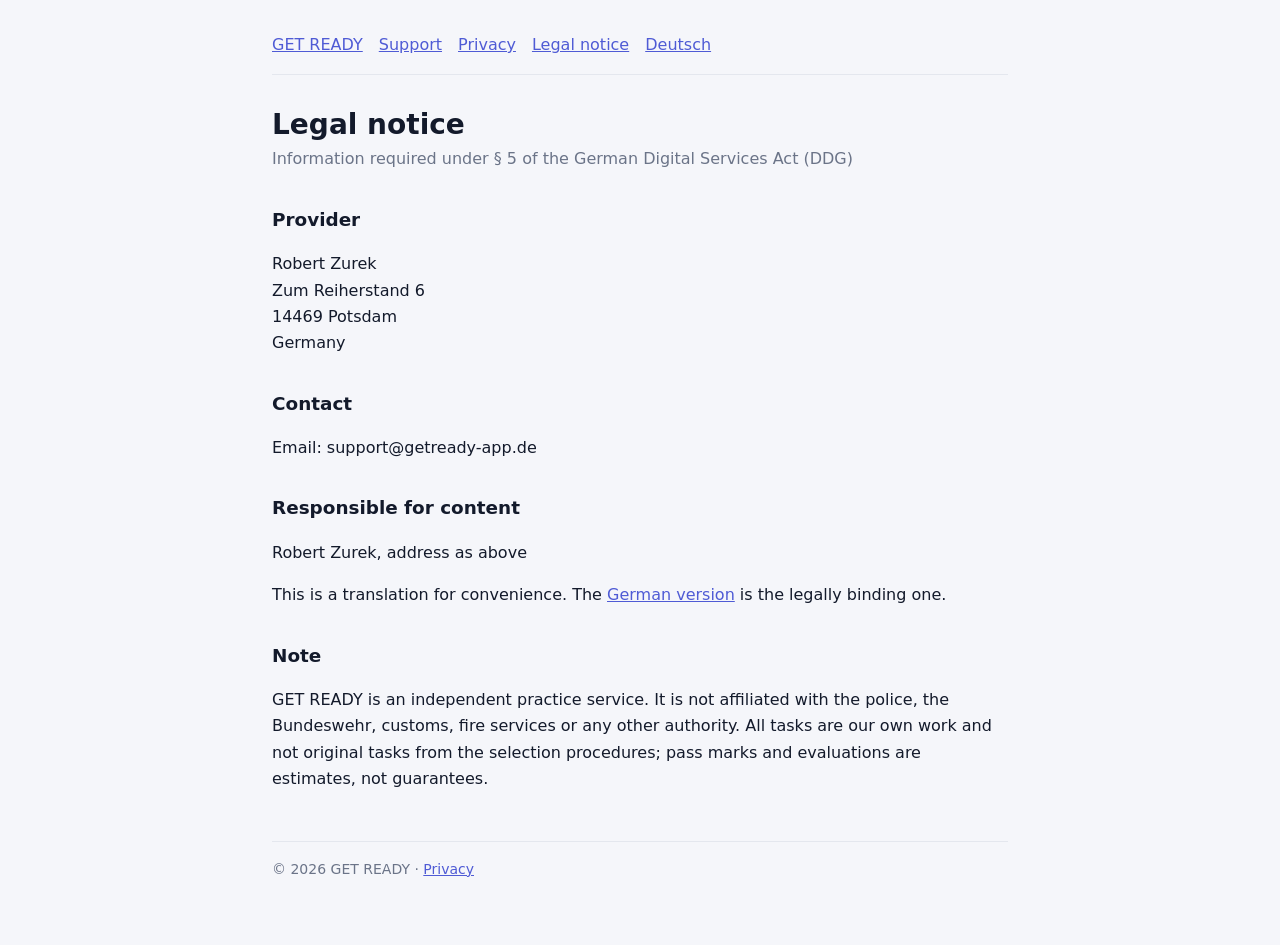
<file: en/imprint.html>
<!doctype html>
<html lang="en">
<head>
<meta charset="utf-8">
<meta name="viewport" content="width=device-width, initial-scale=1">
<title>Legal notice – GET READY</title>
<link rel="stylesheet" href="../style.css">
</head>
<body><main>
<nav><a href="./index.html">GET READY</a><a href="./support.html">Support</a><a href="./privacy.html">Privacy</a><a href="./imprint.html">Legal notice</a><a href="../impressum.html" lang="de">Deutsch</a></nav>
<h1>Legal notice</h1>
<p class="lead">Information required under § 5 of the German Digital Services Act (DDG)</p>

<h2>Provider</h2>
<p>Robert Zurek<br>Zum Reiherstand 6<br>14469 Potsdam<br>Germany</p>

<h2>Contact</h2>
<p>Email: support@getready-app.de</p>

<h2>Responsible for content</h2>
<p>Robert Zurek, address as above</p>

<p>This is a translation for convenience. The <a href="../impressum.html">German version</a> is the legally binding one.</p>

<h2>Note</h2>
<p>GET READY is an independent practice service. It is not affiliated with the police, the Bundeswehr, customs, fire services or any other authority. All tasks are our own work and not original tasks from the selection procedures; pass marks and evaluations are estimates, not guarantees.</p>
<footer>© 2026 GET READY · <a href="./privacy.html">Privacy</a></footer>
</main></body></html>
</file>
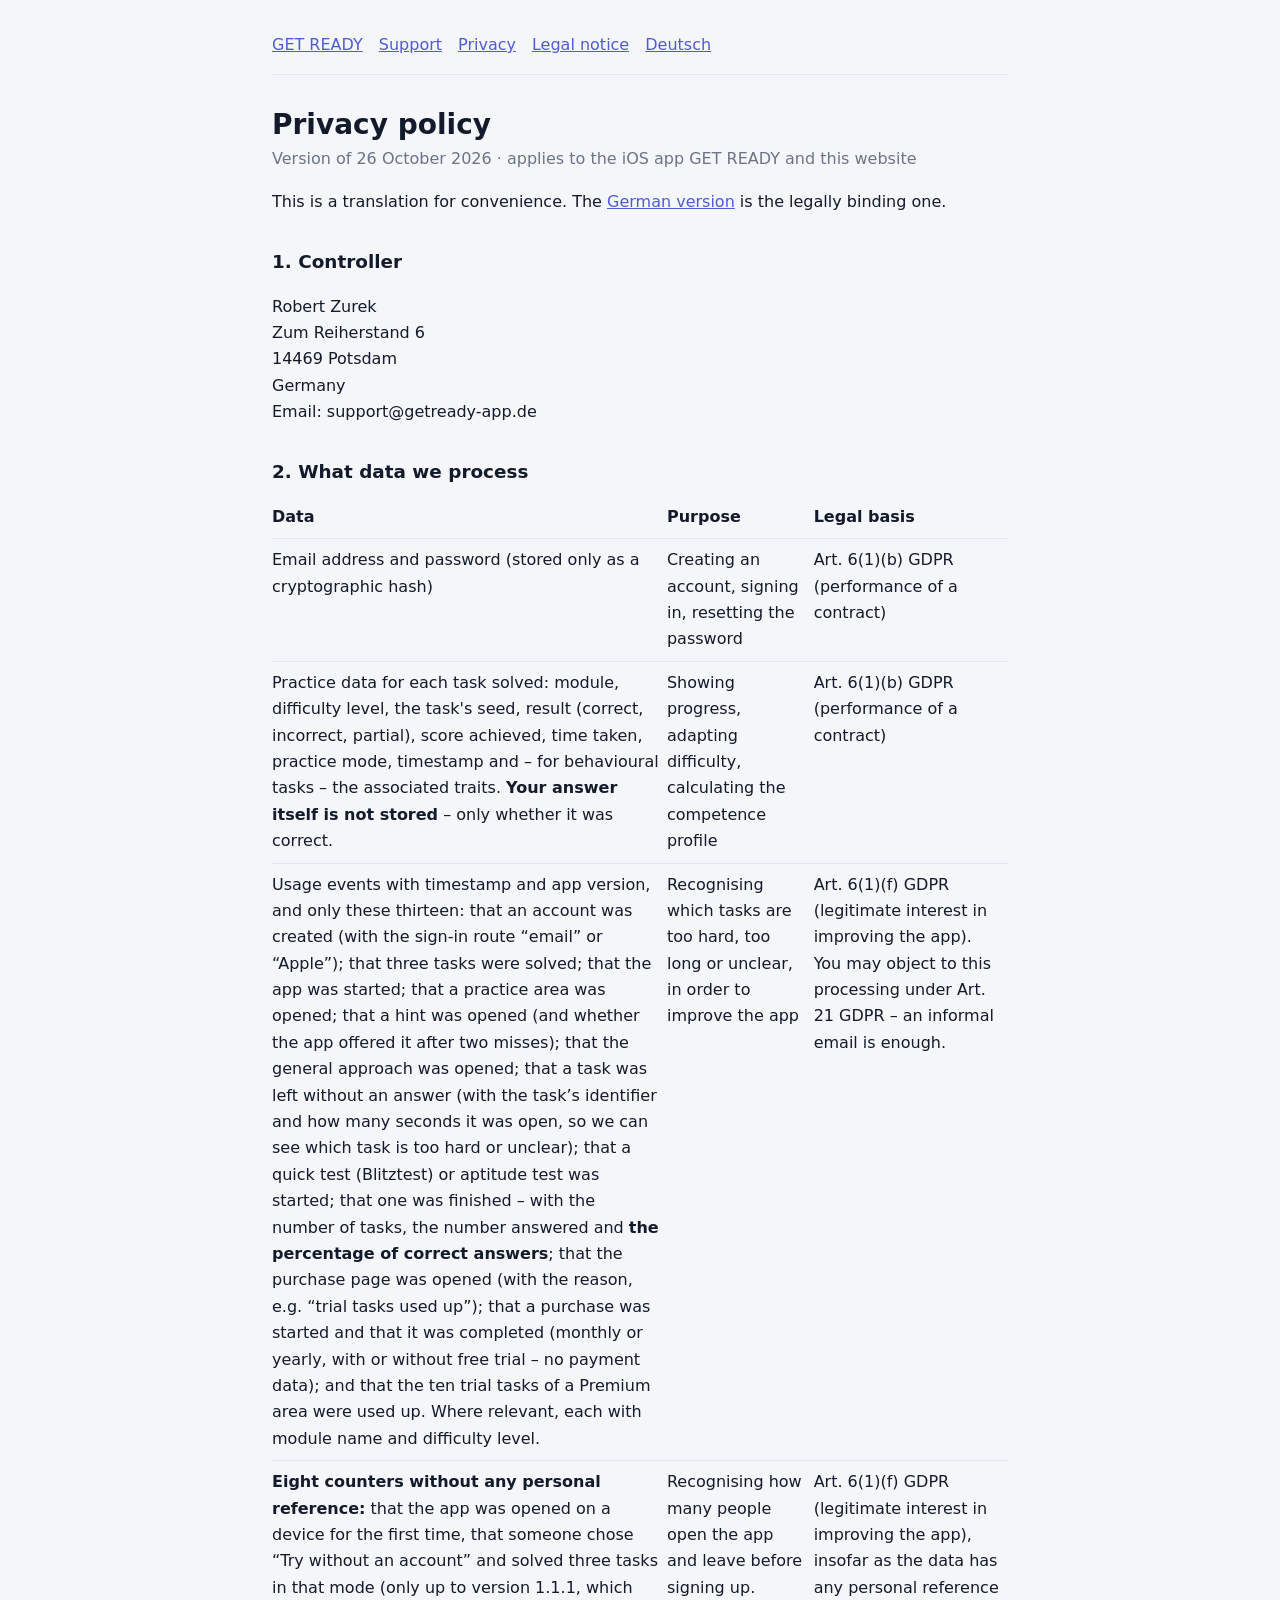
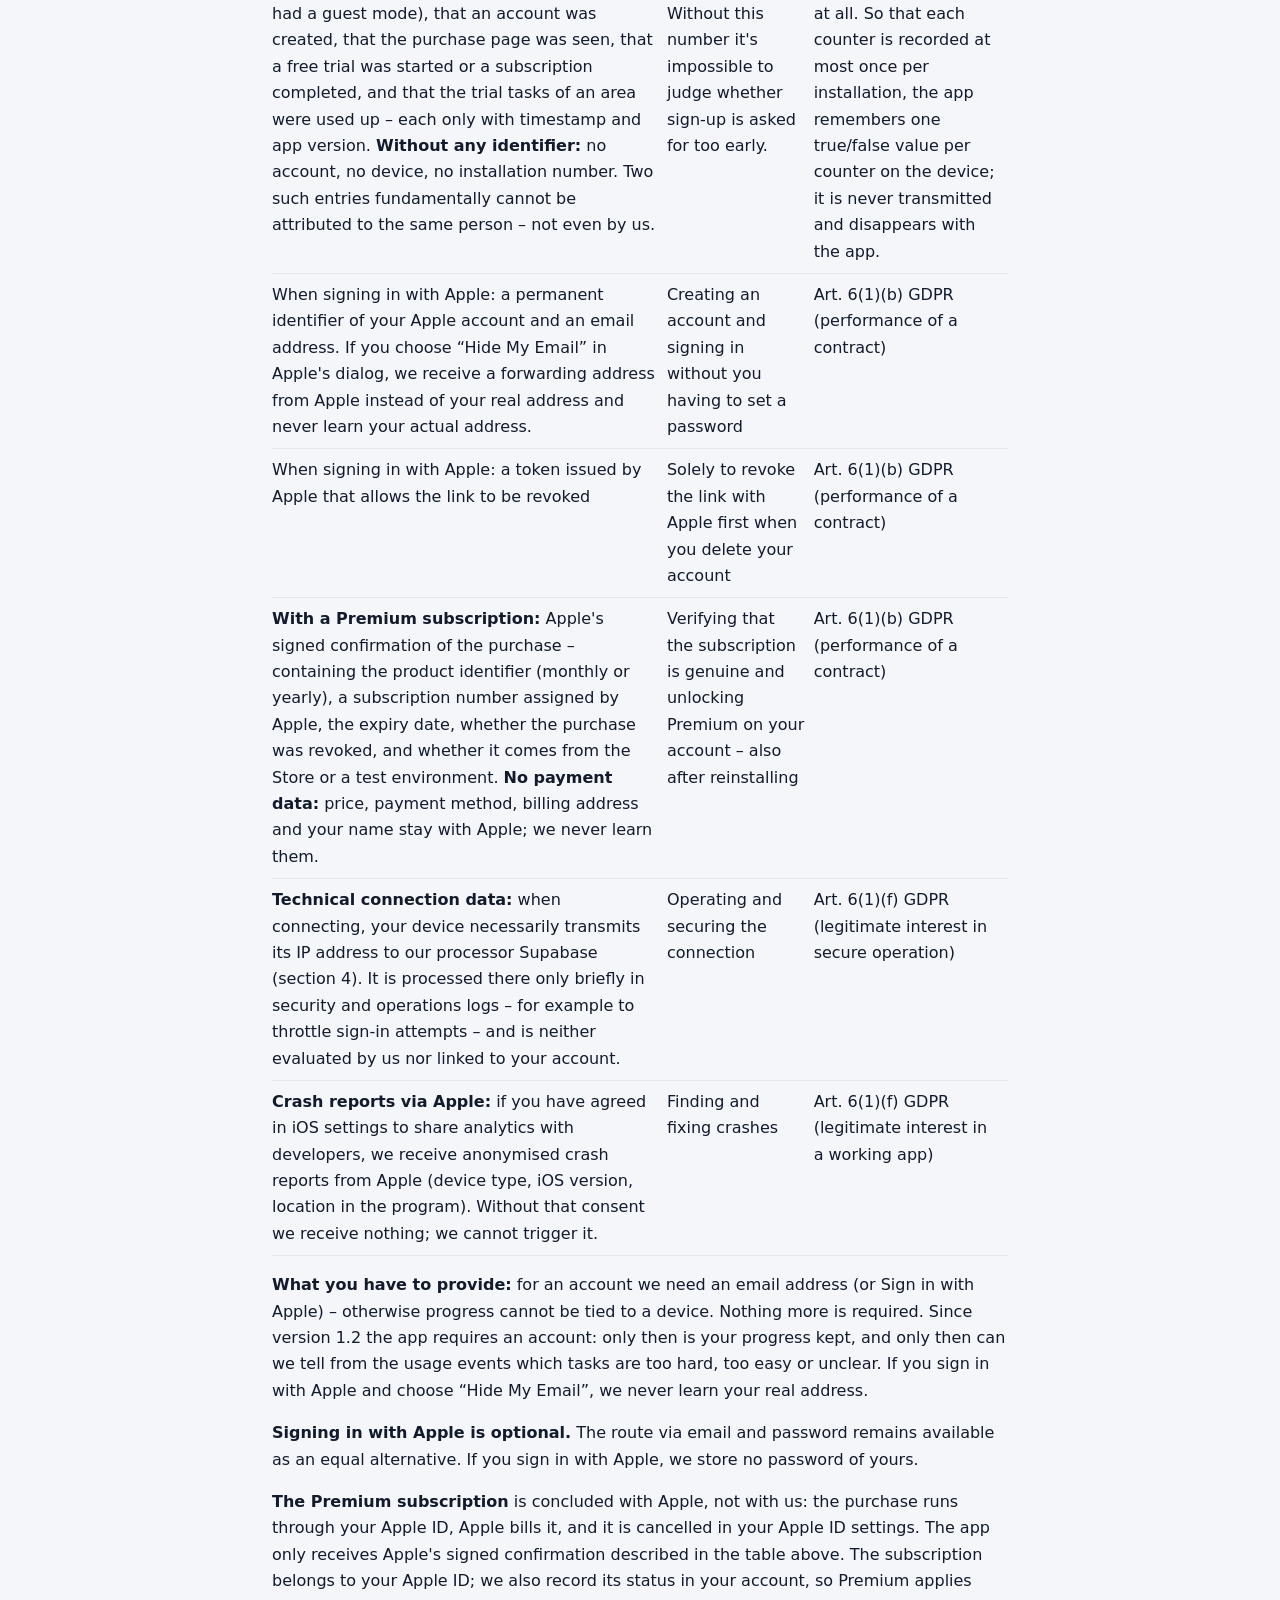
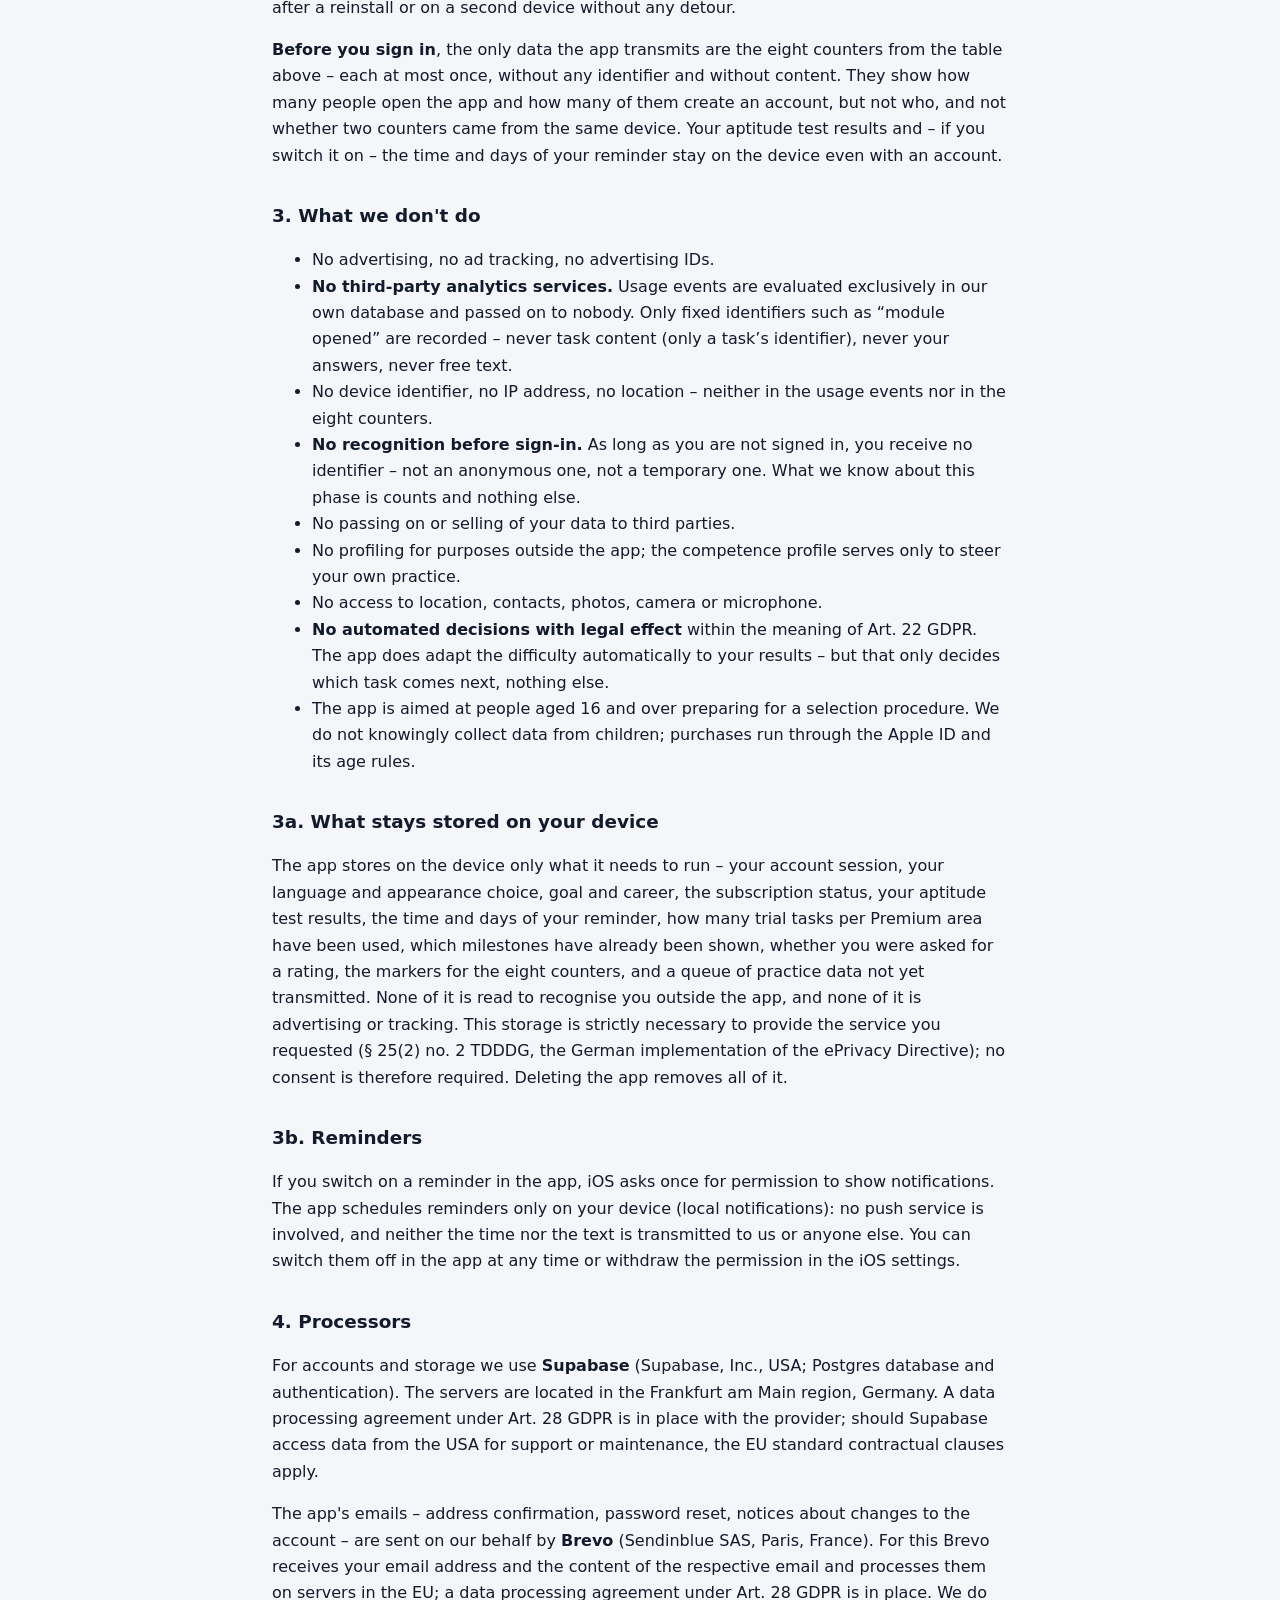
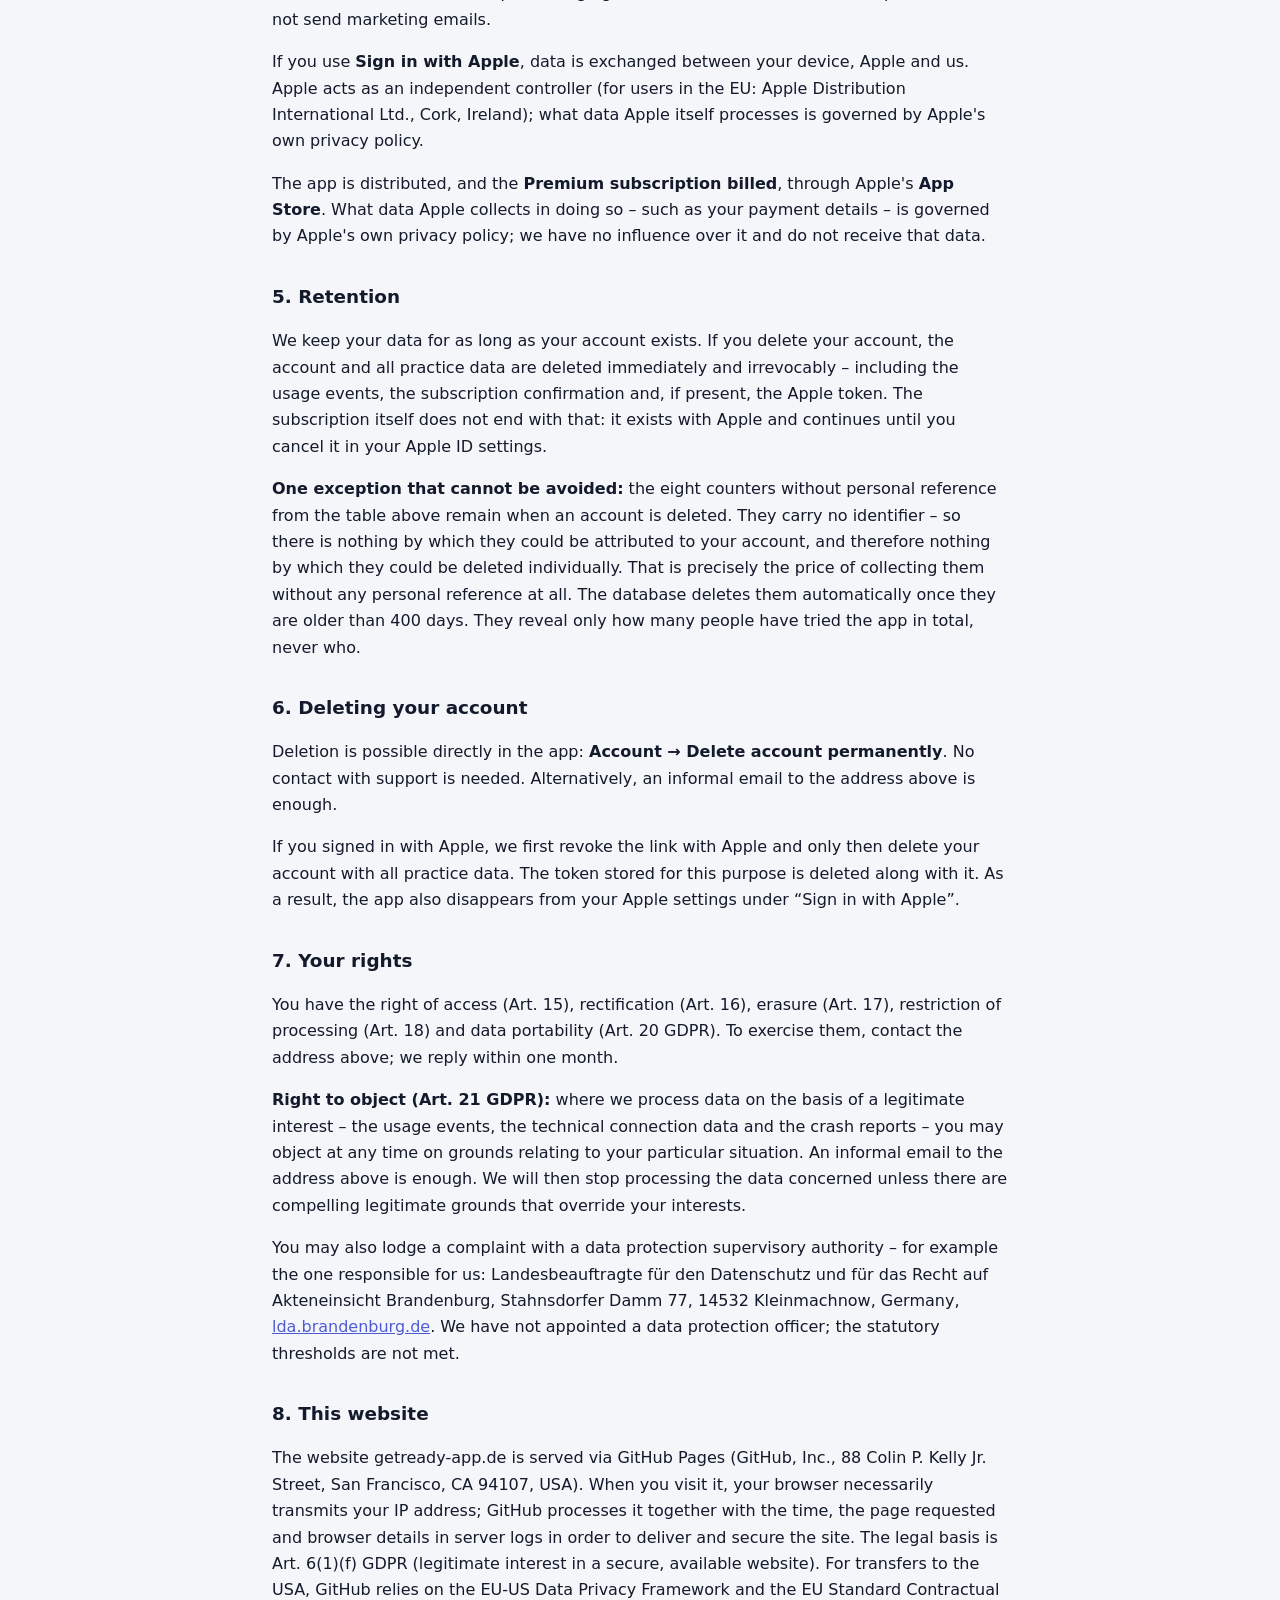
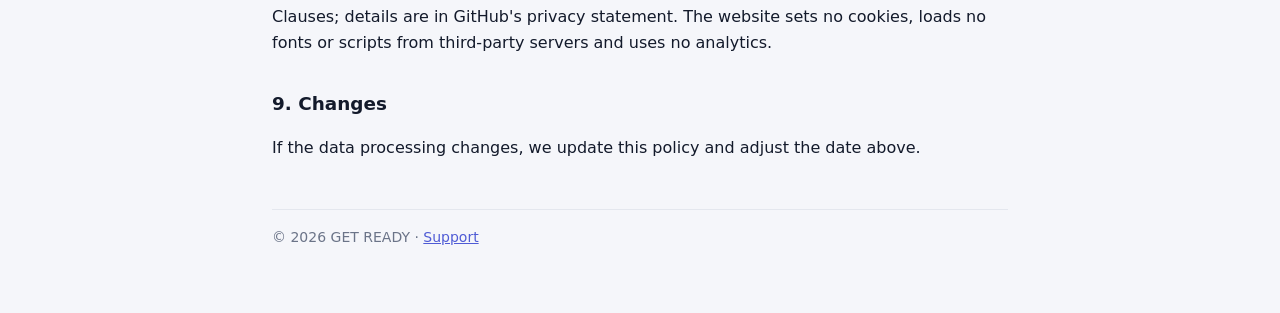
<file: en/privacy.html>
<!doctype html>
<html lang="en">
<head>
<meta charset="utf-8">
<meta name="viewport" content="width=device-width, initial-scale=1">
<title>Privacy policy – GET READY</title>
<link rel="stylesheet" href="../style.css">
</head>
<body><main>
<nav><a href="./index.html">GET READY</a><a href="./support.html">Support</a><a href="./privacy.html">Privacy</a><a href="./imprint.html">Legal notice</a><a href="../datenschutz.html" lang="de">Deutsch</a></nav>
<h1>Privacy policy</h1>
<p class="lead">Version of 26 October 2026 · applies to the iOS app GET READY and this website</p>

<p>This is a translation for convenience. The <a href="../datenschutz.html">German version</a> is the legally binding one.</p>

<h2>1. Controller</h2>
<p>Robert Zurek<br>Zum Reiherstand 6<br>14469 Potsdam<br>Germany<br>Email: support@getready-app.de</p>

<h2>2. What data we process</h2>
<table>
<tr><th>Data</th><th>Purpose</th><th>Legal basis</th></tr>
<tr>
  <td>Email address and password (stored only as a cryptographic hash)</td>
  <td>Creating an account, signing in, resetting the password</td>
  <td>Art. 6(1)(b) GDPR (performance of a contract)</td>
</tr>
<tr>
  <td>Practice data for each task solved: module, difficulty level, the task's seed, result (correct, incorrect, partial), score achieved, time taken, practice mode, timestamp and – for behavioural tasks – the associated traits. <strong>Your answer itself is not stored</strong> – only whether it was correct.</td>
  <td>Showing progress, adapting difficulty, calculating the competence profile</td>
  <td>Art. 6(1)(b) GDPR (performance of a contract)</td>
</tr>
<tr>
  <td>Usage events with timestamp and app version, and only these thirteen: that an account was created (with the sign-in route “email” or “Apple”); that three tasks were solved; that the app was started; that a practice area was opened; that a hint was opened (and whether the app offered it after two misses); that the general approach was opened; that a task was left without an answer (with the task’s identifier and how many seconds it was open, so we can see which task is too hard or unclear); that a quick test (Blitztest) or aptitude test was started; that one was finished – with the number of tasks, the number answered and <strong>the percentage of correct answers</strong>; that the purchase page was opened (with the reason, e.g. “trial tasks used up”); that a purchase was started and that it was completed (monthly or yearly, with or without free trial – no payment data); and that the ten trial tasks of a Premium area were used up. Where relevant, each with module name and difficulty level.</td>
  <td>Recognising which tasks are too hard, too long or unclear, in order to improve the app</td>
  <td>Art. 6(1)(f) GDPR (legitimate interest in improving the app). You may object to this processing under Art. 21 GDPR – an informal email is enough.</td>
</tr>
<tr>
  <td><strong>Eight counters without any personal reference:</strong> that the app was opened on a device for the first time, that someone chose “Try without an account” and solved three tasks in that mode (only up to version 1.1.1, which had a guest mode), that an account was created, that the purchase page was seen, that a free trial was started or a subscription completed, and that the trial tasks of an area were used up – each only with timestamp and app version. <strong>Without any identifier:</strong> no account, no device, no installation number. Two such entries fundamentally cannot be attributed to the same person – not even by us.</td>
  <td>Recognising how many people open the app and leave before signing up. Without this number it's impossible to judge whether sign-up is asked for too early.</td>
  <td>Art. 6(1)(f) GDPR (legitimate interest in improving the app), insofar as the data has any personal reference at all. So that each counter is recorded at most once per installation, the app remembers one true/false value per counter on the device; it is never transmitted and disappears with the app.</td>
</tr>
<tr>
  <td>When signing in with Apple: a permanent identifier of your Apple account and an email address. If you choose “Hide My Email” in Apple's dialog, we receive a forwarding address from Apple instead of your real address and never learn your actual address.</td>
  <td>Creating an account and signing in without you having to set a password</td>
  <td>Art. 6(1)(b) GDPR (performance of a contract)</td>
</tr>
<tr>
  <td>When signing in with Apple: a token issued by Apple that allows the link to be revoked</td>
  <td>Solely to revoke the link with Apple first when you delete your account</td>
  <td>Art. 6(1)(b) GDPR (performance of a contract)</td>
</tr>
<tr>
  <td><strong>With a Premium subscription:</strong> Apple's signed confirmation of the purchase – containing the product identifier (monthly or yearly), a subscription number assigned by Apple, the expiry date, whether the purchase was revoked, and whether it comes from the Store or a test environment. <strong>No payment data:</strong> price, payment method, billing address and your name stay with Apple; we never learn them.</td>
  <td>Verifying that the subscription is genuine and unlocking Premium on your account – also after reinstalling</td>
  <td>Art. 6(1)(b) GDPR (performance of a contract)</td>
</tr>
<tr>
  <td><strong>Technical connection data:</strong> when connecting, your device necessarily transmits its IP address to our processor Supabase (section 4). It is processed there only briefly in security and operations logs – for example to throttle sign-in attempts – and is neither evaluated by us nor linked to your account.</td>
  <td>Operating and securing the connection</td>
  <td>Art. 6(1)(f) GDPR (legitimate interest in secure operation)</td>
</tr>
<tr>
  <td><strong>Crash reports via Apple:</strong> if you have agreed in iOS settings to share analytics with developers, we receive anonymised crash reports from Apple (device type, iOS version, location in the program). Without that consent we receive nothing; we cannot trigger it.</td>
  <td>Finding and fixing crashes</td>
  <td>Art. 6(1)(f) GDPR (legitimate interest in a working app)</td>
</tr>
</table>

<p><strong>What you have to provide:</strong> for an account we need an email address (or Sign in with Apple) – otherwise progress cannot be tied to a device. Nothing more is required. Since version 1.2 the app requires an account: only then is your progress kept, and only then can we tell from the usage events which tasks are too hard, too easy or unclear. If you sign in with Apple and choose “Hide My Email”, we never learn your real address.</p>

<p><strong>Signing in with Apple is optional.</strong> The route via email and password remains available as an equal alternative. If you sign in with Apple, we store no password of yours.</p>

<p><strong>The Premium subscription</strong> is concluded with Apple, not with us: the purchase runs through your Apple ID, Apple bills it, and it is cancelled in your Apple ID settings. The app only receives Apple's signed confirmation described in the table above. The subscription belongs to your Apple ID; we also record its status in your account, so Premium applies after a reinstall or on a second device without any detour.</p>

<p><strong>Before you sign in</strong>, the only data the app transmits are the eight counters from the table above – each at most once, without any identifier and without content. They show how many people open the app and how many of them create an account, but not who, and not whether two counters came from the same device. Your aptitude test results and – if you switch it on – the time and days of your reminder stay on the device even with an account.</p>

<h2>3. What we don't do</h2>
<ul>
  <li>No advertising, no ad tracking, no advertising IDs.</li>
  <li><strong>No third-party analytics services.</strong> Usage events are evaluated exclusively in our own database and passed on to nobody. Only fixed identifiers such as “module opened” are recorded – never task content (only a task’s identifier), never your answers, never free text.</li>
  <li>No device identifier, no IP address, no location – neither in the usage events nor in the eight counters.</li>
  <li><strong>No recognition before sign-in.</strong> As long as you are not signed in, you receive no identifier – not an anonymous one, not a temporary one. What we know about this phase is counts and nothing else.</li>
  <li>No passing on or selling of your data to third parties.</li>
  <li>No profiling for purposes outside the app; the competence profile serves only to steer your own practice.</li>
  <li>No access to location, contacts, photos, camera or microphone.</li>
  <li><strong>No automated decisions with legal effect</strong> within the meaning of Art. 22 GDPR. The app does adapt the difficulty automatically to your results – but that only decides which task comes next, nothing else.</li>
  <li>The app is aimed at people aged 16 and over preparing for a selection procedure. We do not knowingly collect data from children; purchases run through the Apple ID and its age rules.</li>
</ul>

<h2>3a. What stays stored on your device</h2>
<p>The app stores on the device only what it needs to run – your account session, your language and appearance choice, goal and career, the subscription status, your aptitude test results, the time and days of your reminder, how many trial tasks per Premium area have been used, which milestones have already been shown, whether you were asked for a rating, the markers for the eight counters, and a queue of practice data not yet transmitted. None of it is read to recognise you outside the app, and none of it is advertising or tracking. This storage is strictly necessary to provide the service you requested (§ 25(2) no. 2 TDDDG, the German implementation of the ePrivacy Directive); no consent is therefore required. Deleting the app removes all of it.</p>

<h2>3b. Reminders</h2>
<p>If you switch on a reminder in the app, iOS asks once for permission to show notifications. The app schedules reminders only on your device (local notifications): no push service is involved, and neither the time nor the text is transmitted to us or anyone else. You can switch them off in the app at any time or withdraw the permission in the iOS settings.</p>

<h2>4. Processors</h2>
<p>For accounts and storage we use <strong>Supabase</strong> (Supabase, Inc., USA; Postgres database and authentication). The servers are located in the Frankfurt am Main region, Germany. A data processing agreement under Art. 28 GDPR is in place with the provider; should Supabase access data from the USA for support or maintenance, the EU standard contractual clauses apply.</p>
<p>The app's emails – address confirmation, password reset, notices about changes to the account – are sent on our behalf by <strong>Brevo</strong> (Sendinblue SAS, Paris, France). For this Brevo receives your email address and the content of the respective email and processes them on servers in the EU; a data processing agreement under Art. 28 GDPR is in place. We do not send marketing emails.</p>
<p>If you use <strong>Sign in with Apple</strong>, data is exchanged between your device, Apple and us. Apple acts as an independent controller (for users in the EU: Apple Distribution International Ltd., Cork, Ireland); what data Apple itself processes is governed by Apple's own privacy policy.</p>
<p>The app is distributed, and the <strong>Premium subscription billed</strong>, through Apple's <strong>App Store</strong>. What data Apple collects in doing so – such as your payment details – is governed by Apple's own privacy policy; we have no influence over it and do not receive that data.</p>

<h2>5. Retention</h2>
<p>We keep your data for as long as your account exists. If you delete your account, the account and all practice data are deleted immediately and irrevocably – including the usage events, the subscription confirmation and, if present, the Apple token. The subscription itself does not end with that: it exists with Apple and continues until you cancel it in your Apple ID settings.</p>

<p><strong>One exception that cannot be avoided:</strong> the eight counters without personal reference from the table above remain when an account is deleted. They carry no identifier – so there is nothing by which they could be attributed to your account, and therefore nothing by which they could be deleted individually. That is precisely the price of collecting them without any personal reference at all. The database deletes them automatically once they are older than 400 days. They reveal only how many people have tried the app in total, never who.</p>

<h2>6. Deleting your account</h2>
<p>Deletion is possible directly in the app: <strong>Account → Delete account permanently</strong>. No contact with support is needed. Alternatively, an informal email to the address above is enough.</p>
<p>If you signed in with Apple, we first revoke the link with Apple and only then delete your account with all practice data. The token stored for this purpose is deleted along with it. As a result, the app also disappears from your Apple settings under “Sign in with Apple”.</p>

<h2>7. Your rights</h2>
<p>You have the right of access (Art. 15), rectification (Art. 16), erasure (Art. 17), restriction of processing (Art. 18) and data portability (Art. 20 GDPR). To exercise them, contact the address above; we reply within one month.</p>

<p><strong>Right to object (Art. 21 GDPR):</strong> where we process data on the basis of a legitimate interest – the usage events, the technical connection data and the crash reports – you may object at any time on grounds relating to your particular situation. An informal email to the address above is enough. We will then stop processing the data concerned unless there are compelling legitimate grounds that override your interests.</p>

<p>You may also lodge a complaint with a data protection supervisory authority – for example the one responsible for us: Landesbeauftragte für den Datenschutz und für das Recht auf Akteneinsicht Brandenburg, Stahnsdorfer Damm 77, 14532 Kleinmachnow, Germany, <a href="https://www.lda.brandenburg.de" target="_blank" rel="noopener noreferrer">lda.brandenburg.de</a>. We have not appointed a data protection officer; the statutory thresholds are not met.</p>

<h2>8. This website</h2>
<p>The website getready-app.de is served via GitHub Pages (GitHub, Inc., 88 Colin P. Kelly Jr. Street, San Francisco, CA 94107, USA). When you visit it, your browser necessarily transmits your IP address; GitHub processes it together with the time, the page requested and browser details in server logs in order to deliver and secure the site. The legal basis is Art. 6(1)(f) GDPR (legitimate interest in a secure, available website). For transfers to the USA, GitHub relies on the EU-US Data Privacy Framework and the EU Standard Contractual Clauses; details are in GitHub's privacy statement. The website sets no cookies, loads no fonts or scripts from third-party servers and uses no analytics.</p>

<h2>9. Changes</h2>
<p>If the data processing changes, we update this policy and adjust the date above.</p>

<footer>© 2026 GET READY · <a href="./support.html">Support</a></footer>
</main></body></html>
</file>
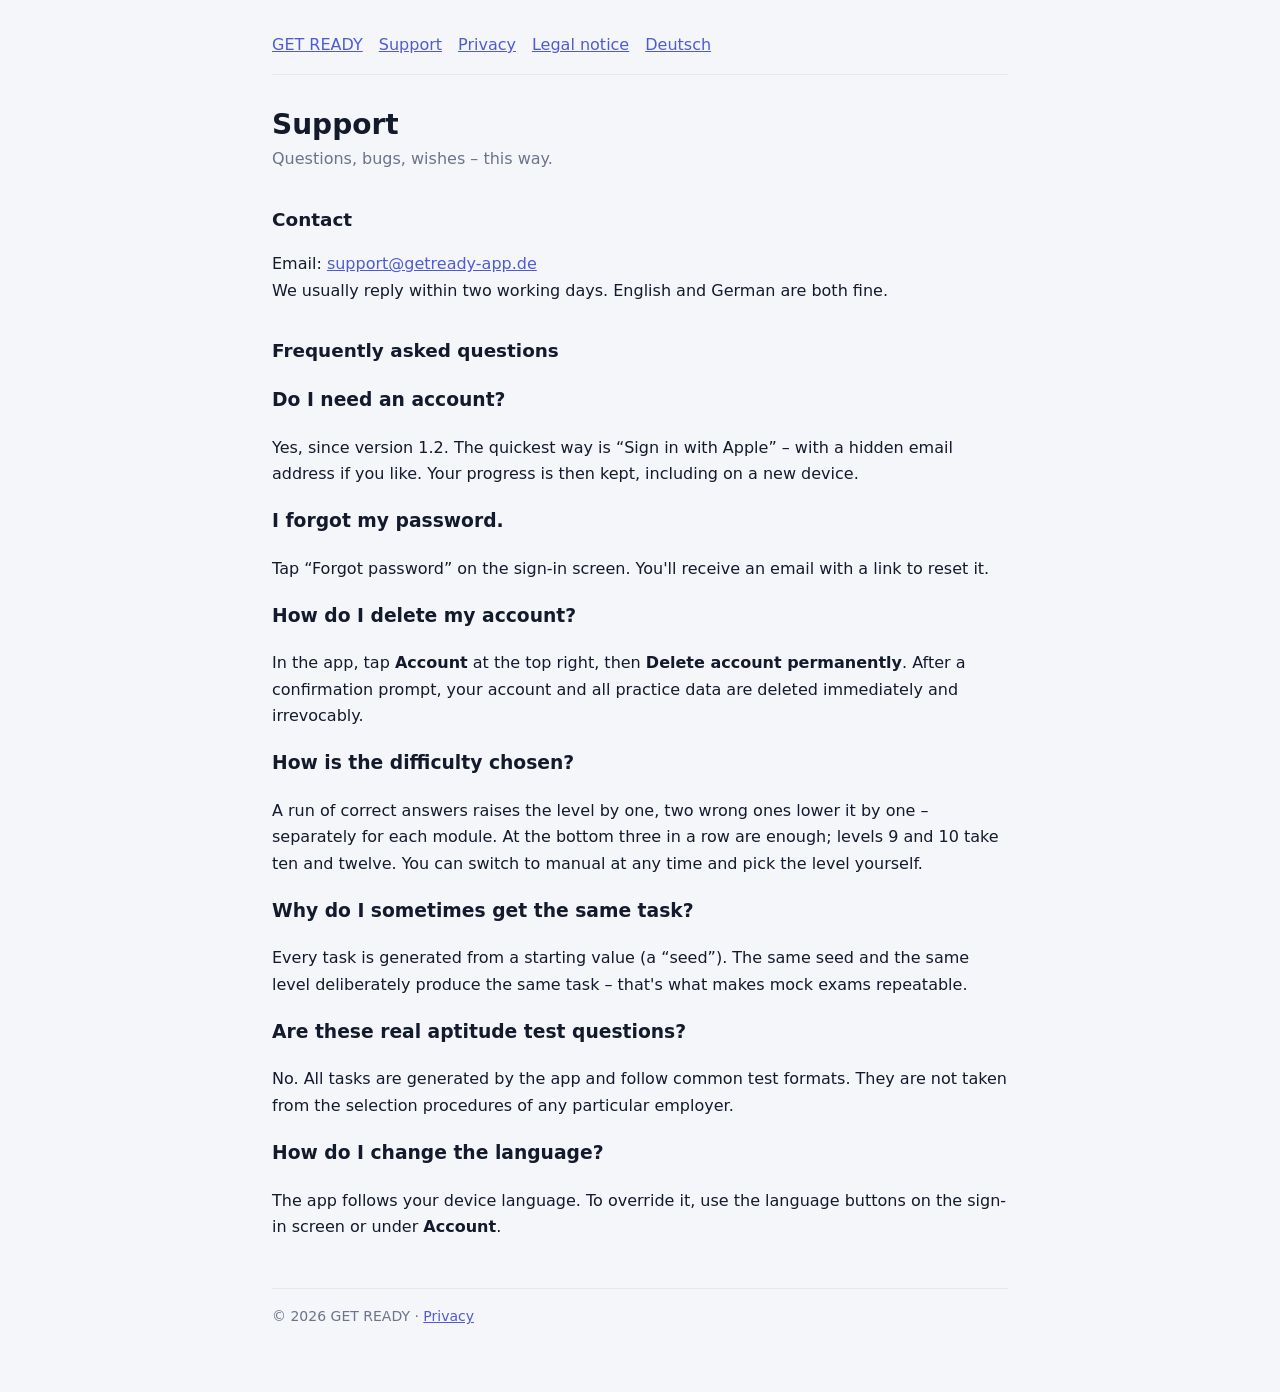
<file: en/support.html>
<!doctype html>
<html lang="en">
<head>
<meta charset="utf-8">
<meta name="viewport" content="width=device-width, initial-scale=1">
<title>Support – GET READY</title>
<link rel="stylesheet" href="../style.css">
</head>
<body><main>
<nav><a href="./index.html">GET READY</a><a href="./support.html">Support</a><a href="./privacy.html">Privacy</a><a href="./imprint.html">Legal notice</a><a href="../support.html" lang="de">Deutsch</a></nav>
<h1>Support</h1>
<p class="lead">Questions, bugs, wishes – this way.</p>

<h2>Contact</h2>
<p>Email: <a href="mailto:support@getready-app.de">support@getready-app.de</a><br>
We usually reply within two working days. English and German are both fine.</p>

<h2>Frequently asked questions</h2>

<h3>Do I need an account?</h3>
<p>Yes, since version 1.2. The quickest way is “Sign in with Apple” – with a hidden email address if you like. Your progress is then kept, including on a new device.</p>

<h3>I forgot my password.</h3>
<p>Tap “Forgot password” on the sign-in screen. You'll receive an email with a link to reset it.</p>

<h3>How do I delete my account?</h3>
<p>In the app, tap <strong>Account</strong> at the top right, then <strong>Delete account permanently</strong>. After a confirmation prompt, your account and all practice data are deleted immediately and irrevocably.</p>

<h3>How is the difficulty chosen?</h3>
<p>A run of correct answers raises the level by one, two wrong ones lower it by one – separately for each module. At the bottom three in a row are enough; levels 9 and 10 take ten and twelve. You can switch to manual at any time and pick the level yourself.</p>

<h3>Why do I sometimes get the same task?</h3>
<p>Every task is generated from a starting value (a “seed”). The same seed and the same level deliberately produce the same task – that's what makes mock exams repeatable.</p>

<h3>Are these real aptitude test questions?</h3>
<p>No. All tasks are generated by the app and follow common test formats. They are not taken from the selection procedures of any particular employer.</p>

<h3>How do I change the language?</h3>
<p>The app follows your device language. To override it, use the language buttons on the sign-in screen or under <strong>Account</strong>.</p>

<footer>© 2026 GET READY · <a href="./privacy.html">Privacy</a></footer>
</main></body></html>
</file>
<file: style.css>
:root {
  --ink: #131a2b;
  --muted: #6b7488;
  --brand: #4f5bd5;
  --line: #e4e7ee;
  --canvas: #f5f6fa;
}
* { box-sizing: border-box; }
body {
  margin: 0;
  padding: 2rem 1.25rem 4rem;
  background: var(--canvas);
  color: var(--ink);
  font: 16px/1.65 -apple-system, BlinkMacSystemFont, "Segoe UI", system-ui, sans-serif;
}
main { max-width: 46rem; margin: 0 auto; }
h1 { font-size: 1.75rem; line-height: 1.25; margin: 0 0 .25rem; }
h2 { font-size: 1.15rem; margin: 2rem 0 .5rem; }
a { color: var(--brand); }
.lead { color: var(--muted); margin-top: 0; }
nav { margin-bottom: 2rem; padding-bottom: 1rem; border-bottom: 1px solid var(--line); }
nav a { margin-right: 1rem; }
footer { margin-top: 3rem; padding-top: 1rem; border-top: 1px solid var(--line); color: var(--muted); font-size: .875rem; }
table { border-collapse: collapse; width: 100%; }
td, th { border-bottom: 1px solid var(--line); padding: .5rem .5rem .5rem 0; text-align: left; vertical-align: top; }
</file>
